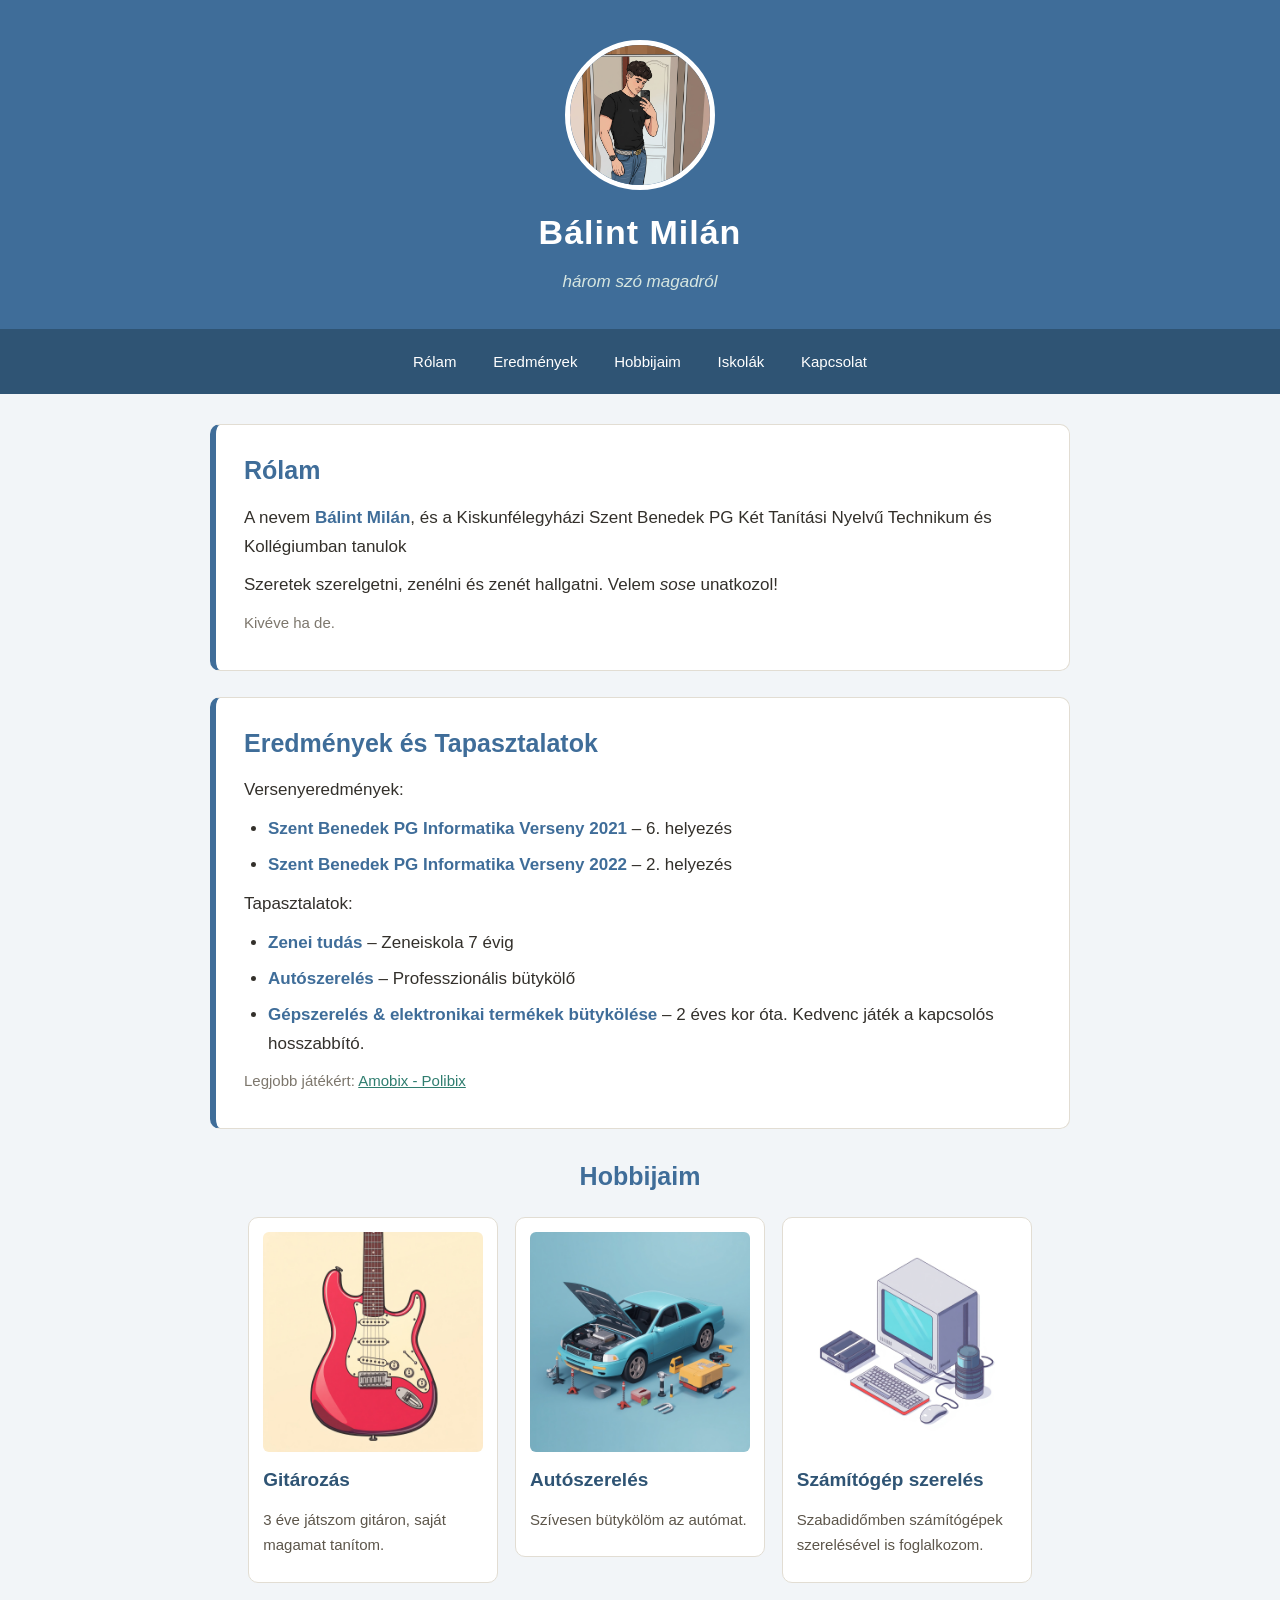
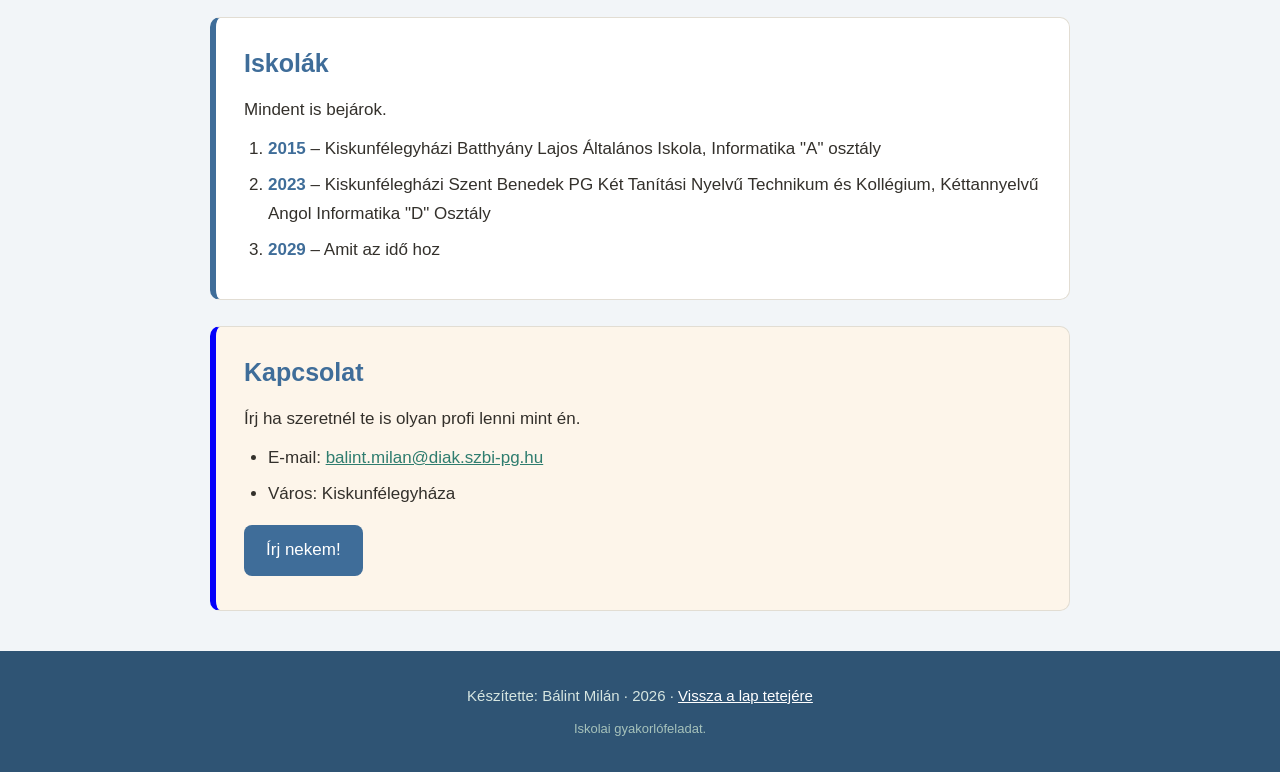
<file: BalintMilan_bemutatkozas/index.html>
<html lang="en">
<head>
    <meta charset="UTF-8">
    <meta name="viewport" content="width=device-width, initial-scale=1.0">
    <title>Bálint Milán - Bemutatkozás</title>
    <link rel="stylesheet" href="style.css">
</head>
<body>
    <div class="fejlec" id="tetejere">
  <img class="profilkep" src="kepek/profil.jpg" alt="Kiss Bence profilképe">
  <h1>Bálint Milán</h1>
  <p class="motto">három szó magadról</p>
</div>
<div class="menu">
  <a href="#rolam">Rólam</a>
  <a href="#tudas">Eredmények</a>
  <a href="#hobbi">Hobbijaim</a>
  <a href="#utam">Iskolák</a>
  <a href="#kapcsolat">Kapcsolat</a>
</div>
<div class="tartalom">

      <div class="doboz" id="rolam">
      <h2>Rólam</h2>
      <p>
        
        A nevem <strong>Bálint Milán</strong>, és a Kiskunfélegyházi Szent Benedek PG Két Tanítási Nyelvű Technikum és Kollégiumban tanulok
      </p>
      <p>
        Szeretek szerelgetni, zenélni és zenét hallgatni.
        Velem <em>sose</em> unatkozol!
      </p>
      <p class="halvany">Kivéve ha de.</p>
      </div>

      <div class="doboz" id="tudas">
    <h2>Eredmények és Tapasztalatok</h2>
    <p>Versenyeredmények:</p>
    <ul class="lista">
      <li><strong>Szent Benedek PG Informatika Verseny 2021</strong> &ndash; 6. helyezés</li>
      <li><strong>Szent Benedek PG Informatika Verseny 2022</strong> &ndash; 2. helyezés</li>
    </ul>
    <p>Tapasztalatok:</p>
    <ul class="lista">
      <li><strong>Zenei tudás</strong> &ndash; Zeneiskola 7 évig</li>
      <li><strong>Autószerelés</strong> &ndash; Professzionális bütykölő</li>
      <li><strong>Gépszerelés & elektronikai termékek bütykölése</strong> &ndash; 2 éves kor óta. Kedvenc játék a kapcsolós hosszabbító.</li>
    </ul>
    <p class="halvany">
      Legjobb játékért:
      <a href="https://milan0419.github.io/tictactoehtml/" target="_blank">Amobix - Polibix</a>
    </p>
    </div>
  <h2 class="kozepre" id="hobbi">Hobbijaim</h2>

  <div class="kartyak">

    <div class="kartya">
      <img src="kepek/hobbi-1.jpg" alt="GITÁR">
      <h3>Gitározás</h3>
      <p>3 éve játszom gitáron, saját magamat tanítom.</p>
    </div>

    <div class="kartya">
      <img src="kepek/hobbi-2.jpg" alt="AUTÓ">
      <h3>Autószerelés</h3>
      <p>Szívesen bütykölöm az autómat.</p>
    </div>
    <div class="kartya">
      <img src="kepek/hobbi-3.jpg" alt="SZÁMÍTÓGÉP">
      <h3>Számítógép szerelés</h3>
      <p>Szabadidőmben számítógépek szerelésével is foglalkozom.</p>
    </div>
  </div>
  <div class="doboz" id="utam">
  <h2>Iskolák</h2>
  <p>Mindent is bejárok.</p>
  <ol class="lista">
    <li><strong>2015</strong> &ndash; Kiskunfélegyházi Batthyány Lajos Általános Iskola, Informatika "A" osztály</li>
    <li><strong>2023</strong> &ndash; Kiskunfélegházi
Szent Benedek PG
Két Tanítási Nyelvű Technikum
és Kollégium, Kéttannyelvű Angol Informatika "D" Osztály</li>
    <li><strong>2029 </strong> &ndash; Amit az idő hoz </li>
  </ol>
</div>

  <div class="doboz kiemelt" id="kapcsolat">
    <h2>Kapcsolat</h2>
    <p>Írj ha szeretnél te is olyan profi lenni mint én.</p>
    <ul class="lista">
      <li>E-mail:
        <a href="mailto:balint.milan@diak.szbi-pg.hu">balint.milan@diak.szbi-pg.hu</a>
      </li>
      <li>Város: Kiskunfélegyháza</li>
    </ul>
    <p>
      <a class="gomb" href="mailto:balint.milan@diak.szbi-pg.hu">Írj nekem!</a>
    </p>
  </div>
</div>
<div class="lablec">
  <p>
    Készítette: Bálint Milán &middot; 2026 &middot;
    <a href="#tetejere">Vissza a lap tetejére</a>
  </p>
  <p class="apro">Iskolai gyakorlófeladat.</p>
</div>
</div>

</body>
</html>
</file>
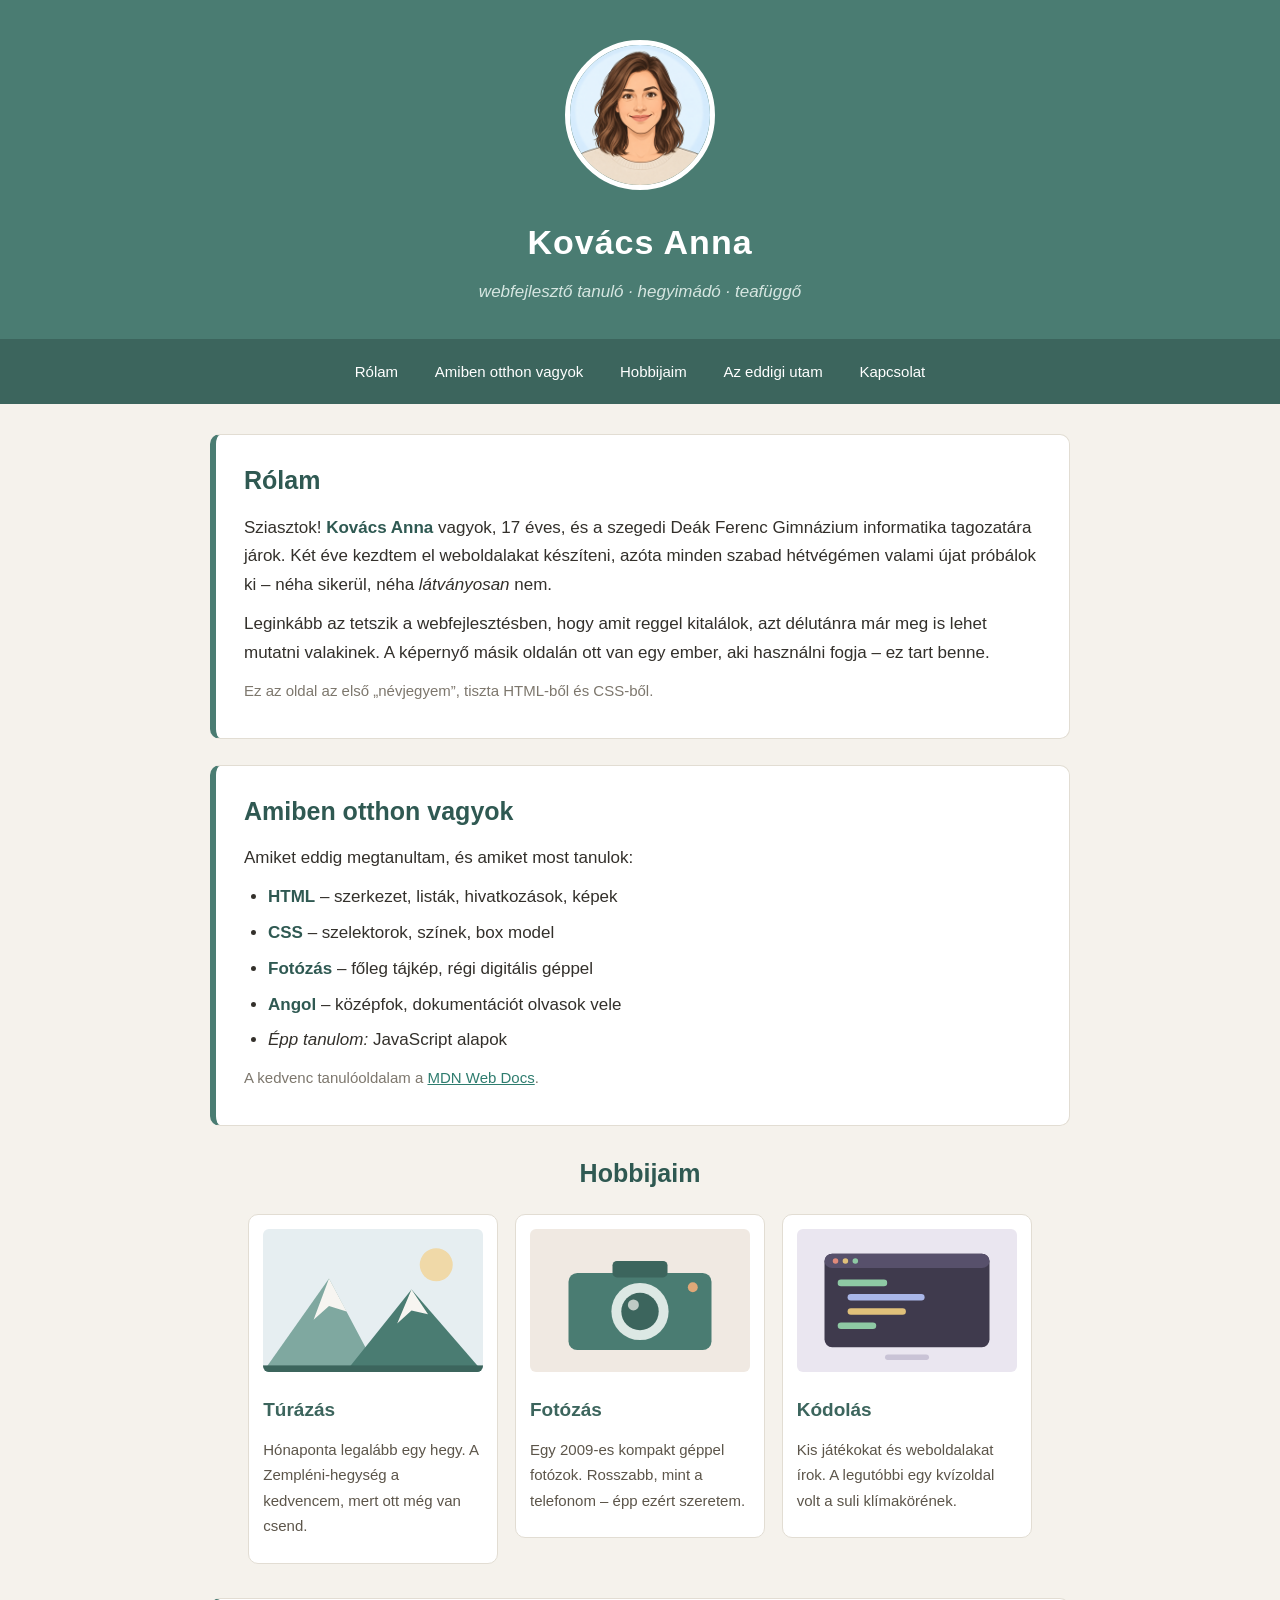
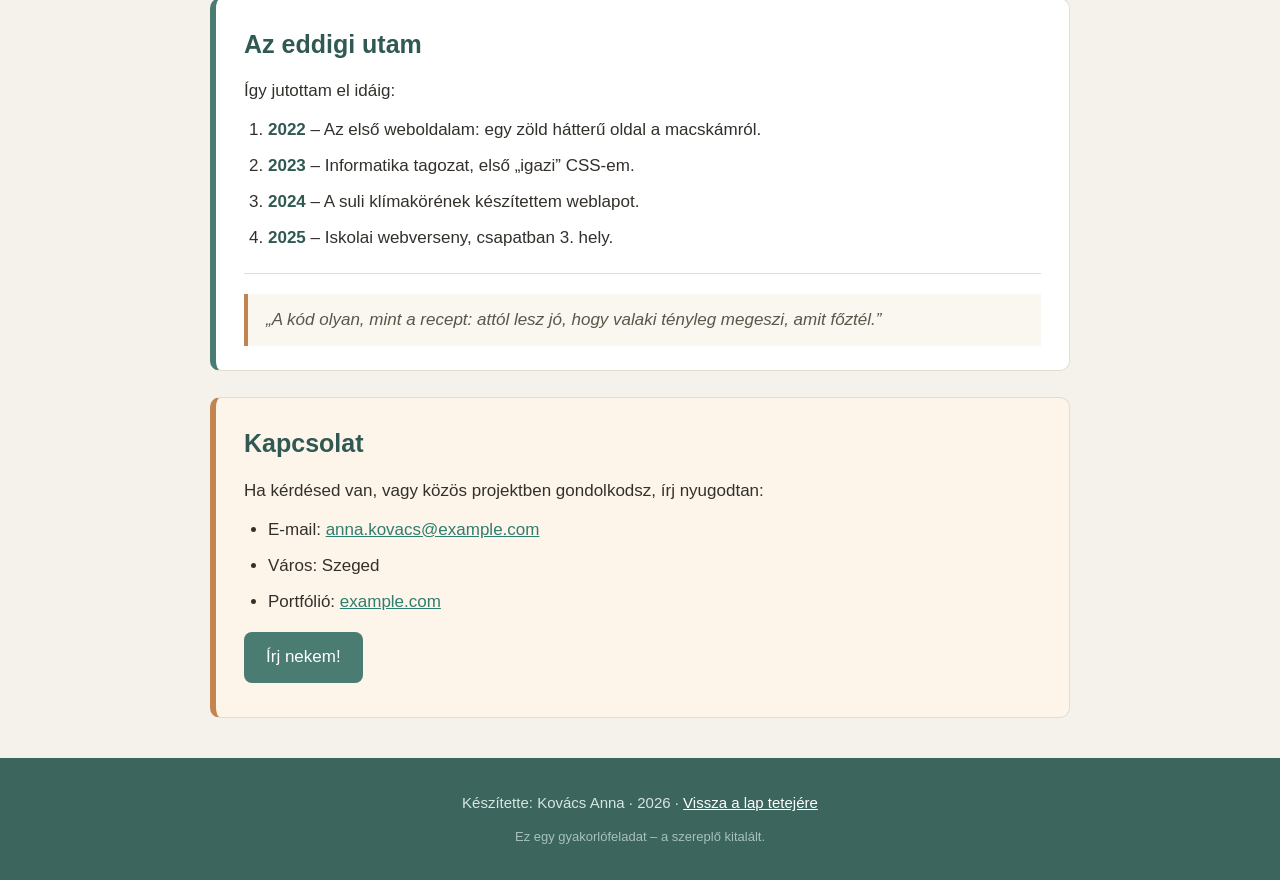
<file: ismetles/bemutatkozas/index.html>
<!DOCTYPE html>
<html lang="hu">
<head>
  <meta charset="UTF-8">
  <meta name="viewport" content="width=device-width, initial-scale=1.0">
  <title>Kovács Anna – bemutatkozás</title>
  <link rel="stylesheet" href="style.css">
</head>
<body>

  <!-- ===== FEJLÉC ===== -->
  <div class="fejlec" id="tetejere">
    <img class="profilkep" src="kepek/profil-noi.png" alt="Kovács Anna profilképe">
    <h1>Kovács Anna</h1>
    <p class="motto">webfejlesztő tanuló &middot; hegyimádó &middot; teafüggő</p>
  </div>

  <!-- ===== MENÜ ===== -->
  <div class="menu">
    <a href="#rolam">Rólam</a>
    <a href="#tudas">Amiben otthon vagyok</a>
    <a href="#hobbi">Hobbijaim</a>
    <a href="#utam">Az eddigi utam</a>
    <a href="#kapcsolat">Kapcsolat</a>
  </div>

  <!-- ===== TARTALOM ===== -->
  <div class="tartalom">

    <div class="doboz" id="rolam">
      <h2>Rólam</h2>
      <p>
        Sziasztok! <strong>Kovács Anna</strong> vagyok, 17 éves, és a szegedi
        Deák Ferenc Gimnázium informatika tagozatára járok. Két éve kezdtem el
        weboldalakat készíteni, azóta minden szabad hétvégémen valami újat
        próbálok ki &ndash; néha sikerül, néha <em>látványosan</em> nem.
      </p>
      <p>
        Leginkább az tetszik a webfejlesztésben, hogy amit reggel kitalálok,
        azt délutánra már meg is lehet mutatni valakinek. A képernyő másik
        oldalán ott van egy ember, aki használni fogja &ndash; ez tart benne.
      </p>
      <p class="halvany">
        Ez az oldal az első &bdquo;névjegyem&rdquo;, tiszta HTML-ből és CSS-ből.
      </p>
    </div>

    <div class="doboz" id="tudas">
      <h2>Amiben otthon vagyok</h2>
      <p>Amiket eddig megtanultam, és amiket most tanulok:</p>
      <ul class="lista">
        <li><strong>HTML</strong> &ndash; szerkezet, listák, hivatkozások, képek</li>
        <li><strong>CSS</strong> &ndash; szelektorok, színek, box model</li>
        <li><strong>Fotózás</strong> &ndash; főleg tájkép, régi digitális géppel</li>
        <li><strong>Angol</strong> &ndash; középfok, dokumentációt olvasok vele</li>
        <li><em>Épp tanulom:</em> JavaScript alapok</li>
      </ul>
      <p class="halvany">
        A kedvenc tanulóoldalam a
        <a href="https://developer.mozilla.org/hu/" target="_blank">MDN Web Docs</a>.
      </p>
    </div>

    <!-- Képkártyák: három egymás melletti doboz -->
    <h2 class="kozepre" id="hobbi">Hobbijaim</h2>
    <div class="kartyak">

      <div class="kartya">
        <img src="kepek/hobbi-turazas.svg" alt="Rajzolt hegyek napsütésben">
        <h3>Túrázás</h3>
        <p>Hónaponta legalább egy hegy. A Zempléni-hegység a kedvencem, mert ott még van csend.</p>
      </div>

      <div class="kartya">
        <img src="kepek/hobbi-fotozas.svg" alt="Rajzolt fényképezőgép">
        <h3>Fotózás</h3>
        <p>Egy 2009-es kompakt géppel fotózok. Rosszabb, mint a telefonom &ndash; épp ezért szeretem.</p>
      </div>

      <div class="kartya">
        <img src="kepek/hobbi-kodolas.svg" alt="Rajzolt kódszerkesztő ablak">
        <h3>Kódolás</h3>
        <p>Kis játékokat és weboldalakat írok. A legutóbbi egy kvízoldal volt a suli klímakörének.</p>
      </div>

    </div>

    <div class="doboz" id="utam">
      <h2>Az eddigi utam</h2>
      <p>Így jutottam el idáig:</p>
      <ol class="lista">
        <li><strong>2022</strong> &ndash; Az első weboldalam: egy zöld hátterű oldal a macskámról.</li>
        <li><strong>2023</strong> &ndash; Informatika tagozat, első &bdquo;igazi&rdquo; CSS-em.</li>
        <li><strong>2024</strong> &ndash; A suli klímakörének készítettem weblapot.</li>
        <li><strong>2025</strong> &ndash; Iskolai webverseny, csapatban 3. hely.</li>
      </ol>
      <hr>
      <p class="idezet">
        &bdquo;A kód olyan, mint a recept: attól lesz jó, hogy valaki tényleg megeszi, amit főztél.&rdquo;
      </p>
    </div>

    <div class="doboz kiemelt" id="kapcsolat">
      <h2>Kapcsolat</h2>
      <p>Ha kérdésed van, vagy közös projektben gondolkodsz, írj nyugodtan:</p>
      <ul class="lista">
        <li>E-mail: <a href="mailto:anna.kovacs@example.com">anna.kovacs@example.com</a></li>
        <li>Város: Szeged</li>
        <li>Portfólió: <a href="https://example.com" target="_blank">example.com</a></li>
      </ul>
      <p>
        <a class="gomb" href="mailto:anna.kovacs@example.com">Írj nekem!</a>
      </p>
    </div>

  </div>

  <!-- ===== LÁBLÉC ===== -->
  <div class="lablec">
    <p>
      Készítette: Kovács Anna &middot; 2026 &middot;
      <a href="#tetejere">Vissza a lap tetejére</a>
    </p>
    <p class="apro">Ez egy gyakorlófeladat &ndash; a szereplő kitalált.</p>
  </div>

</body>
</html>
</file>
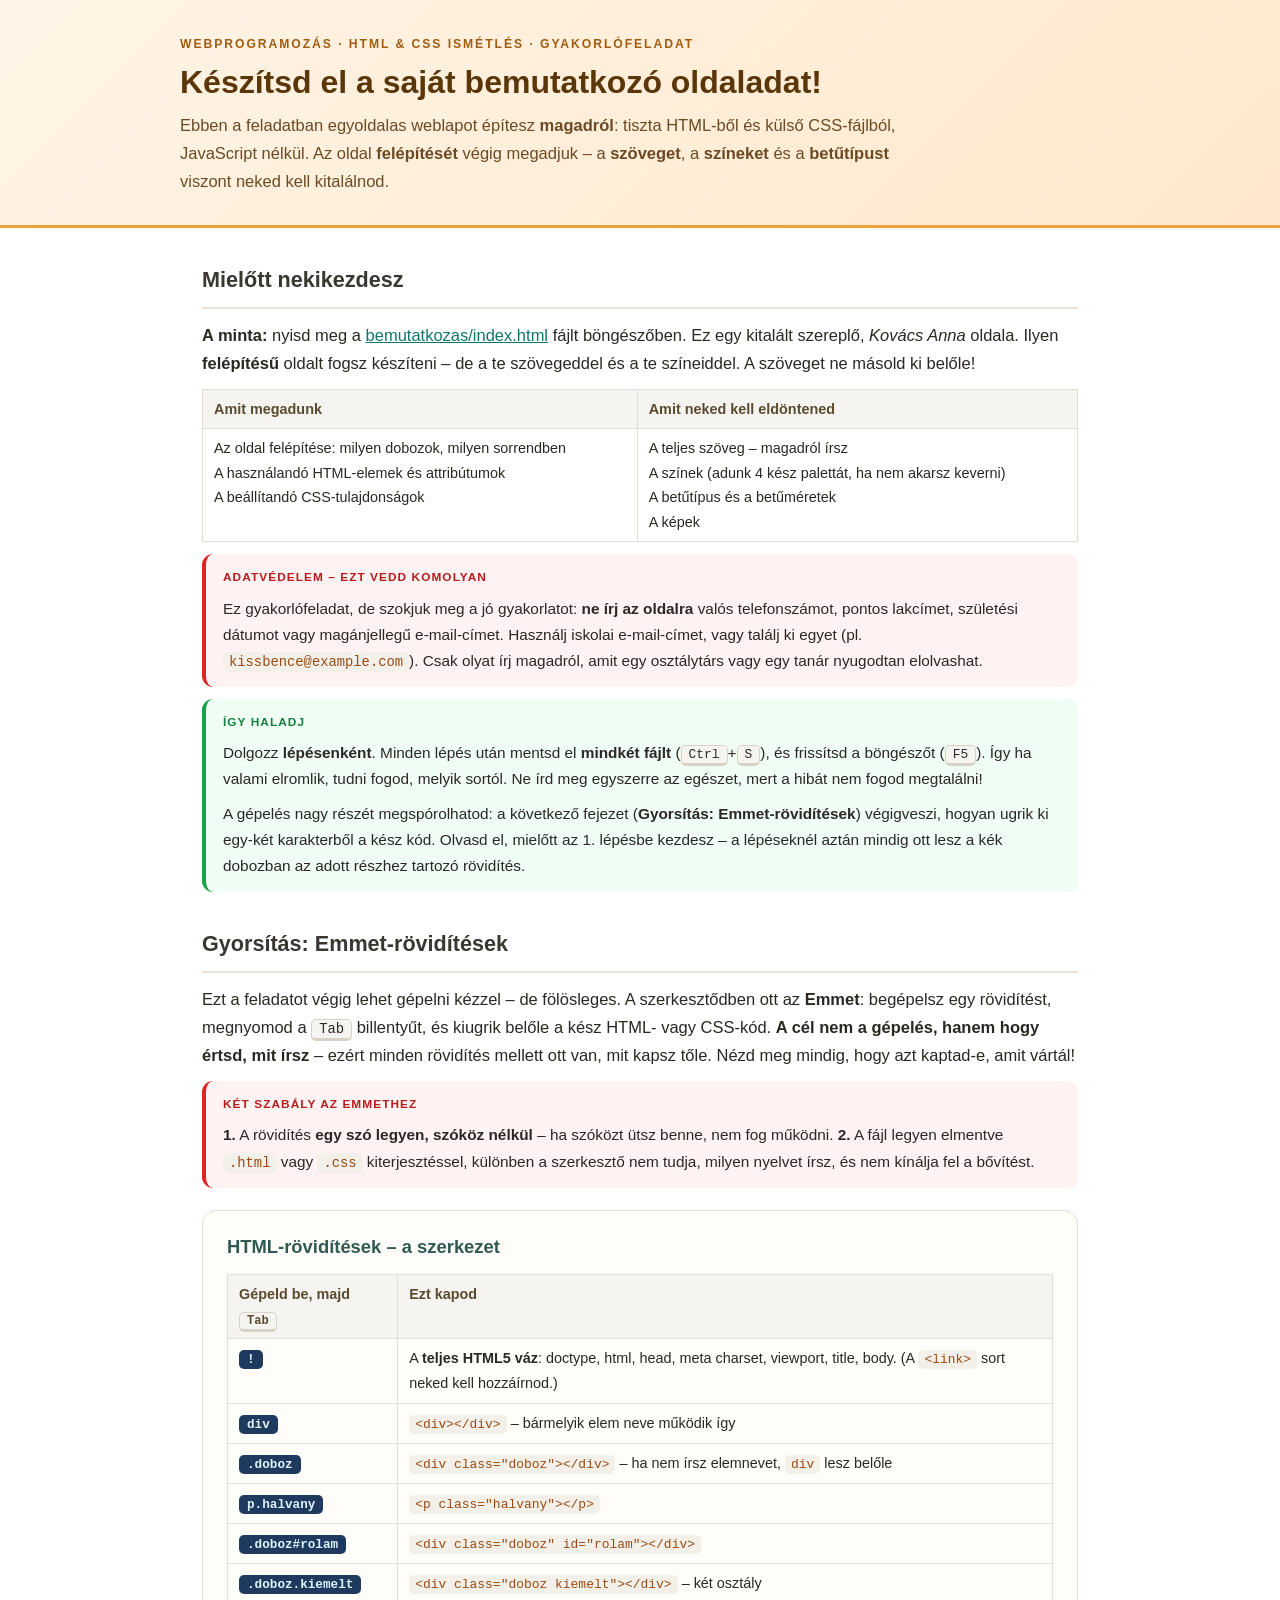
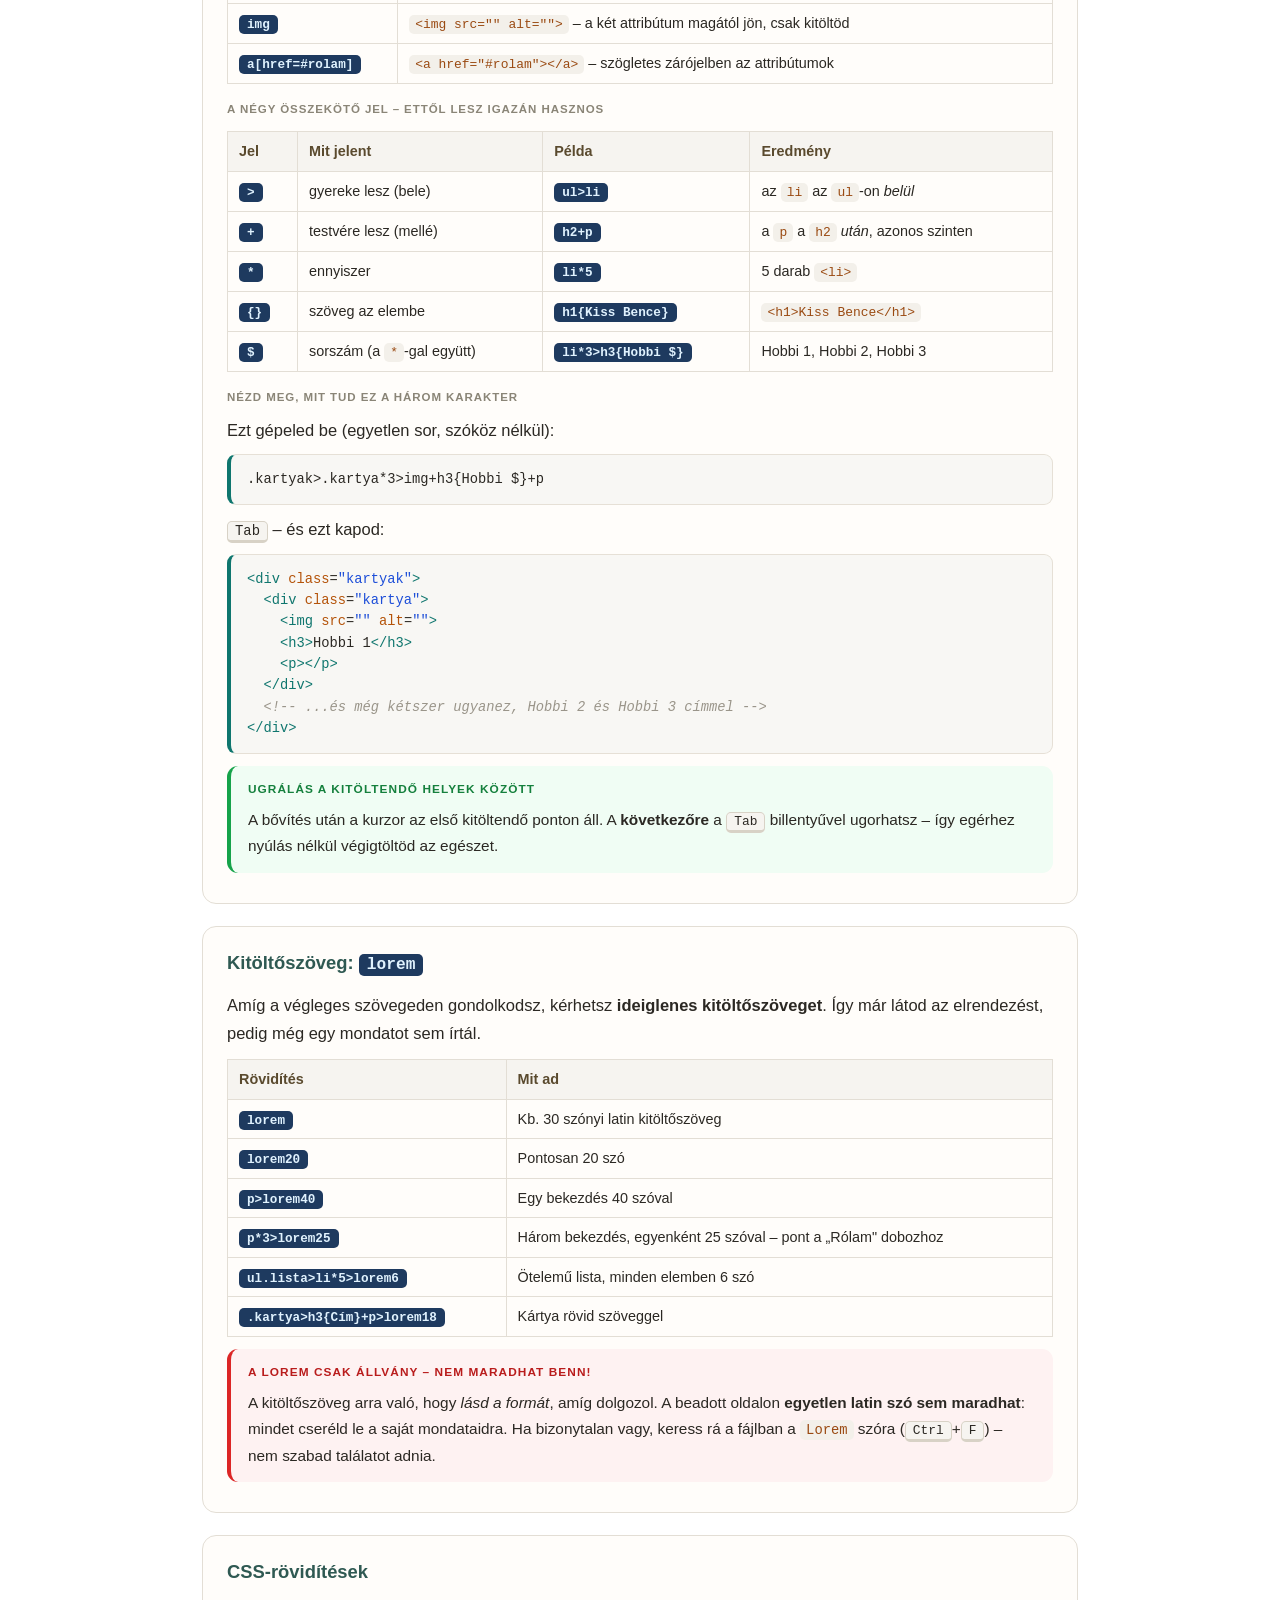
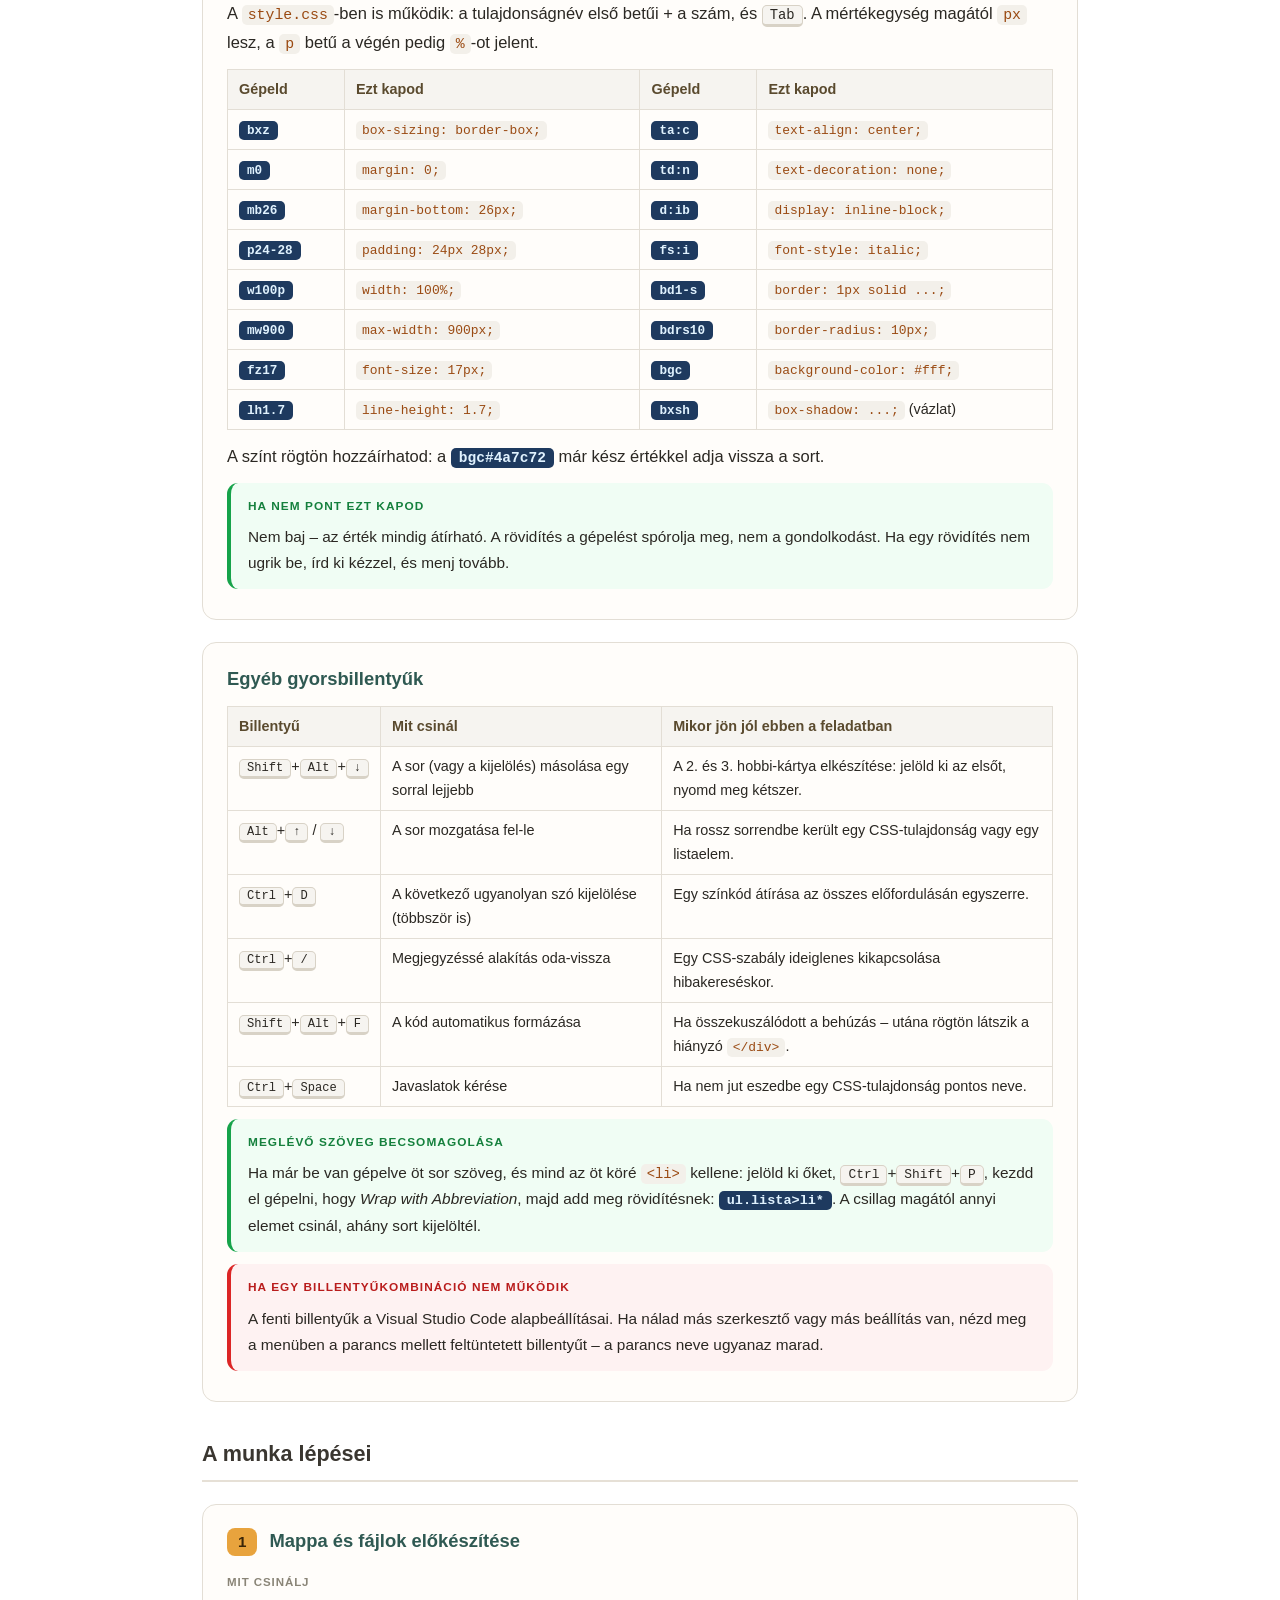
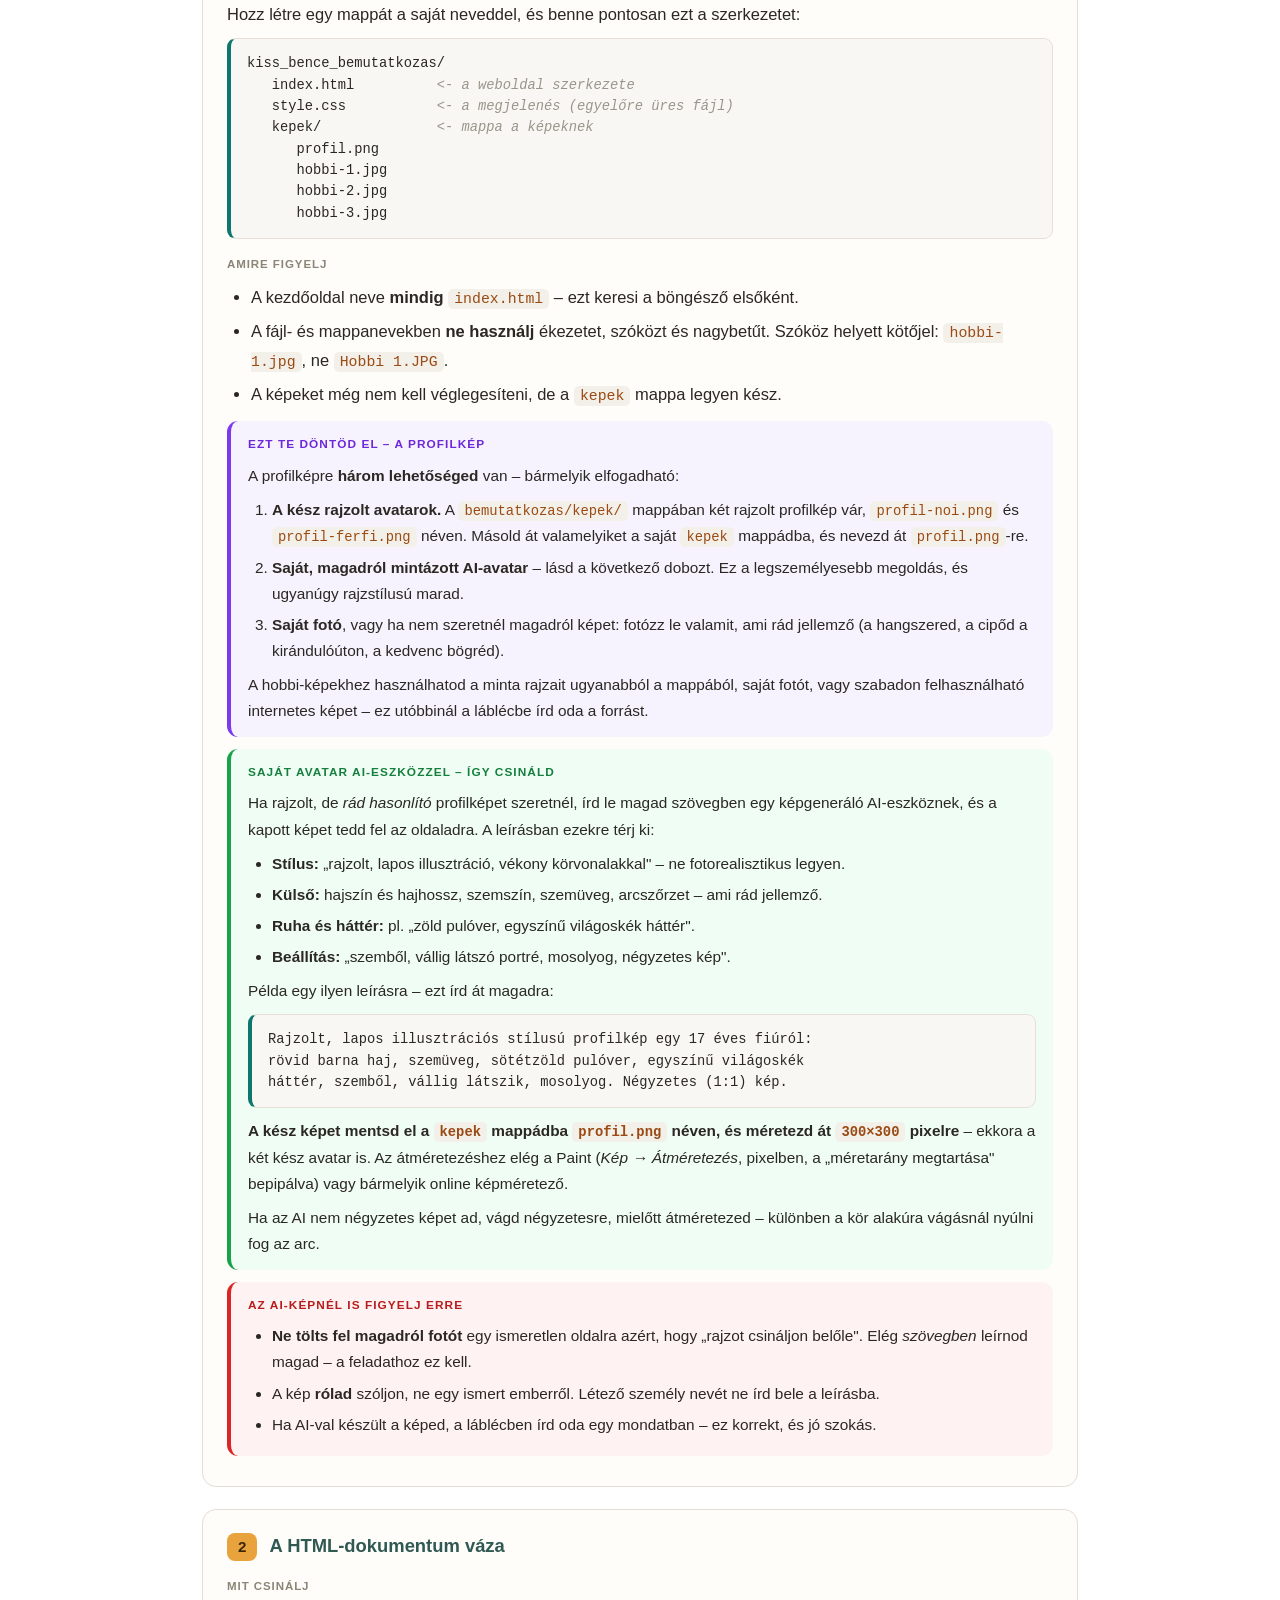
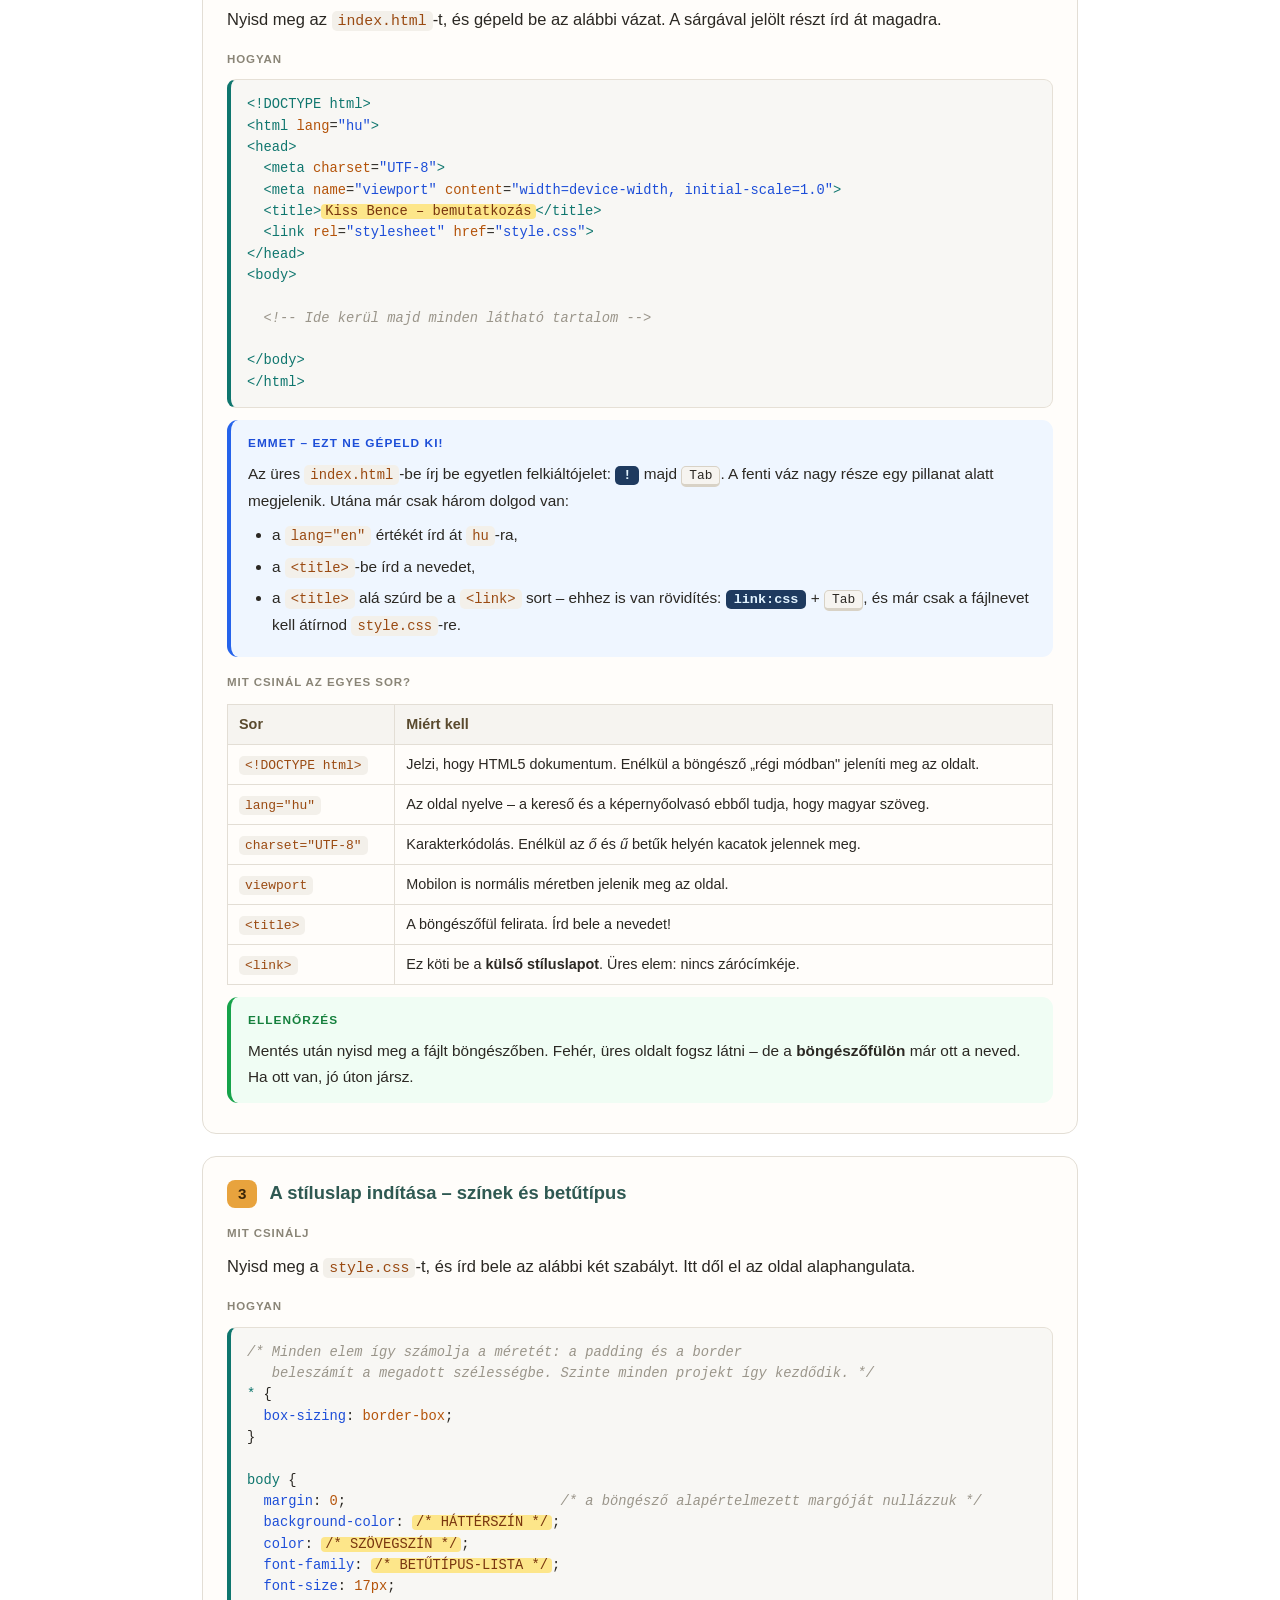
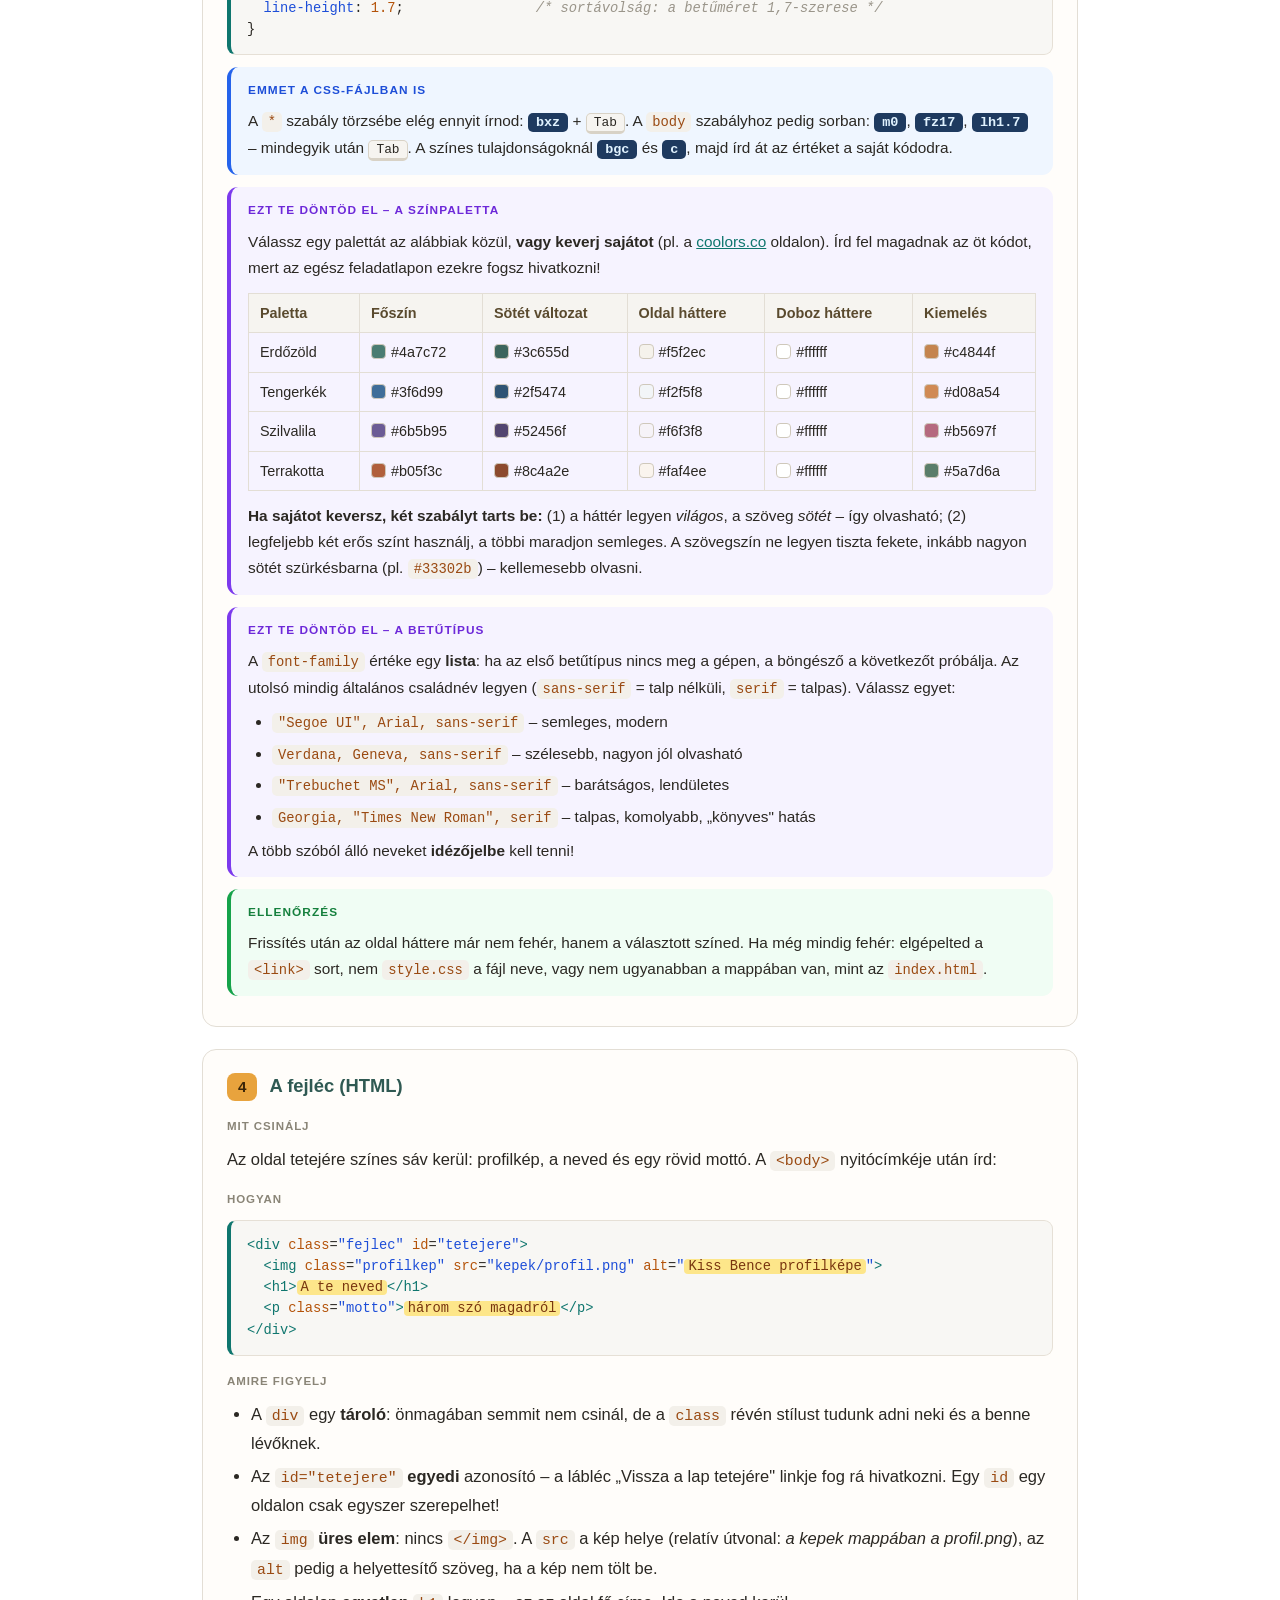
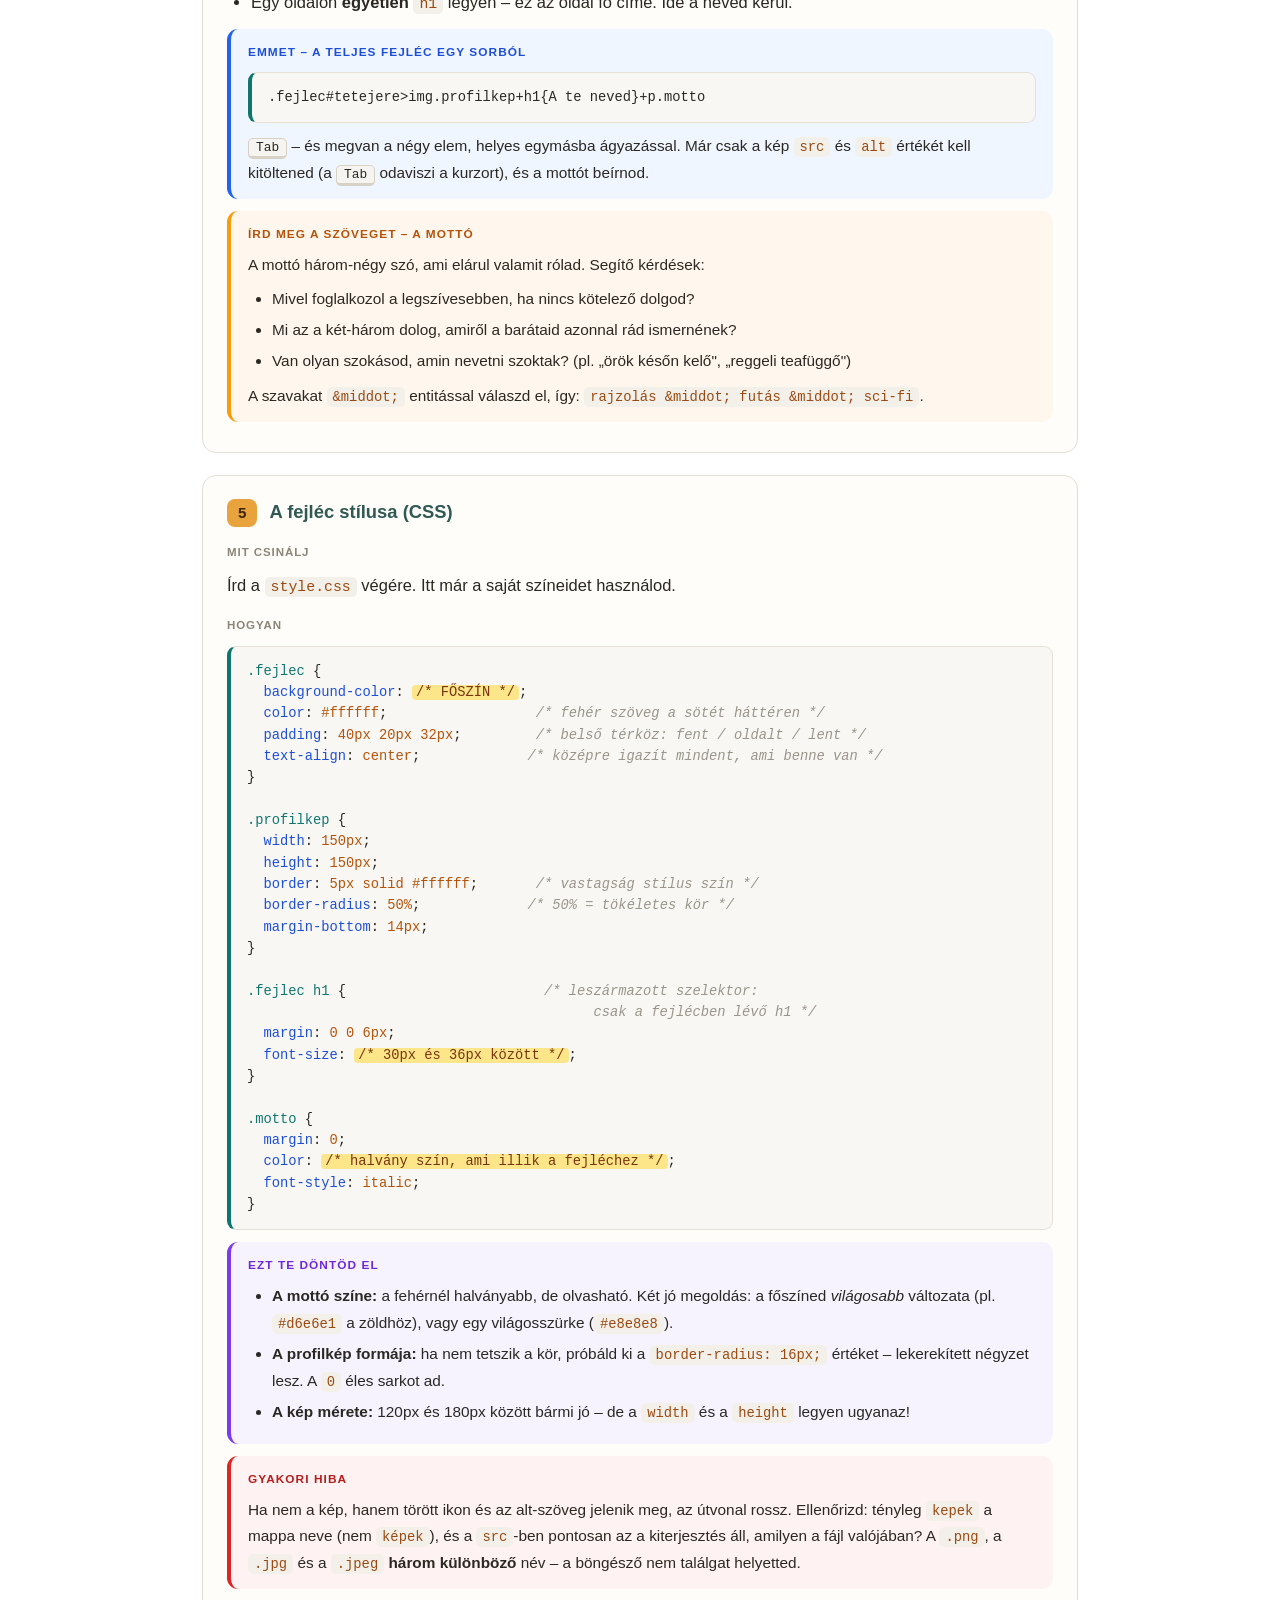
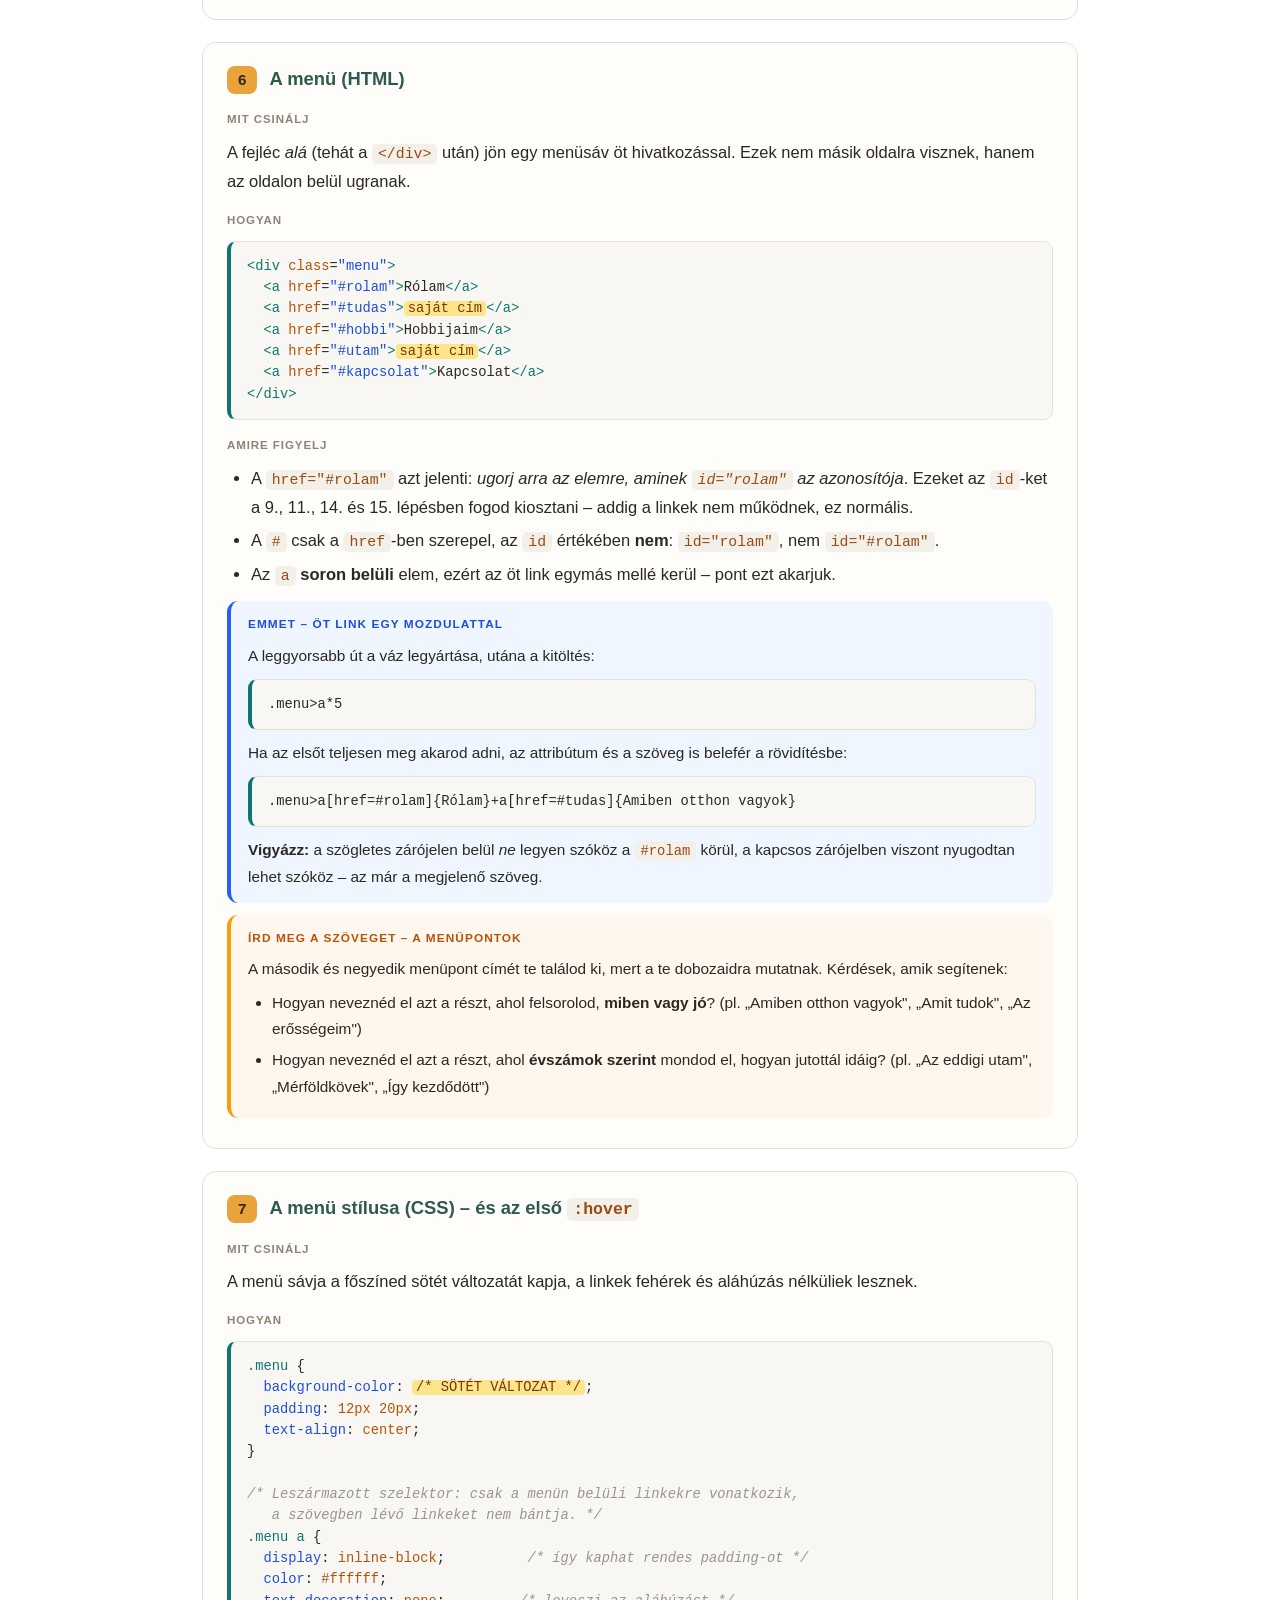
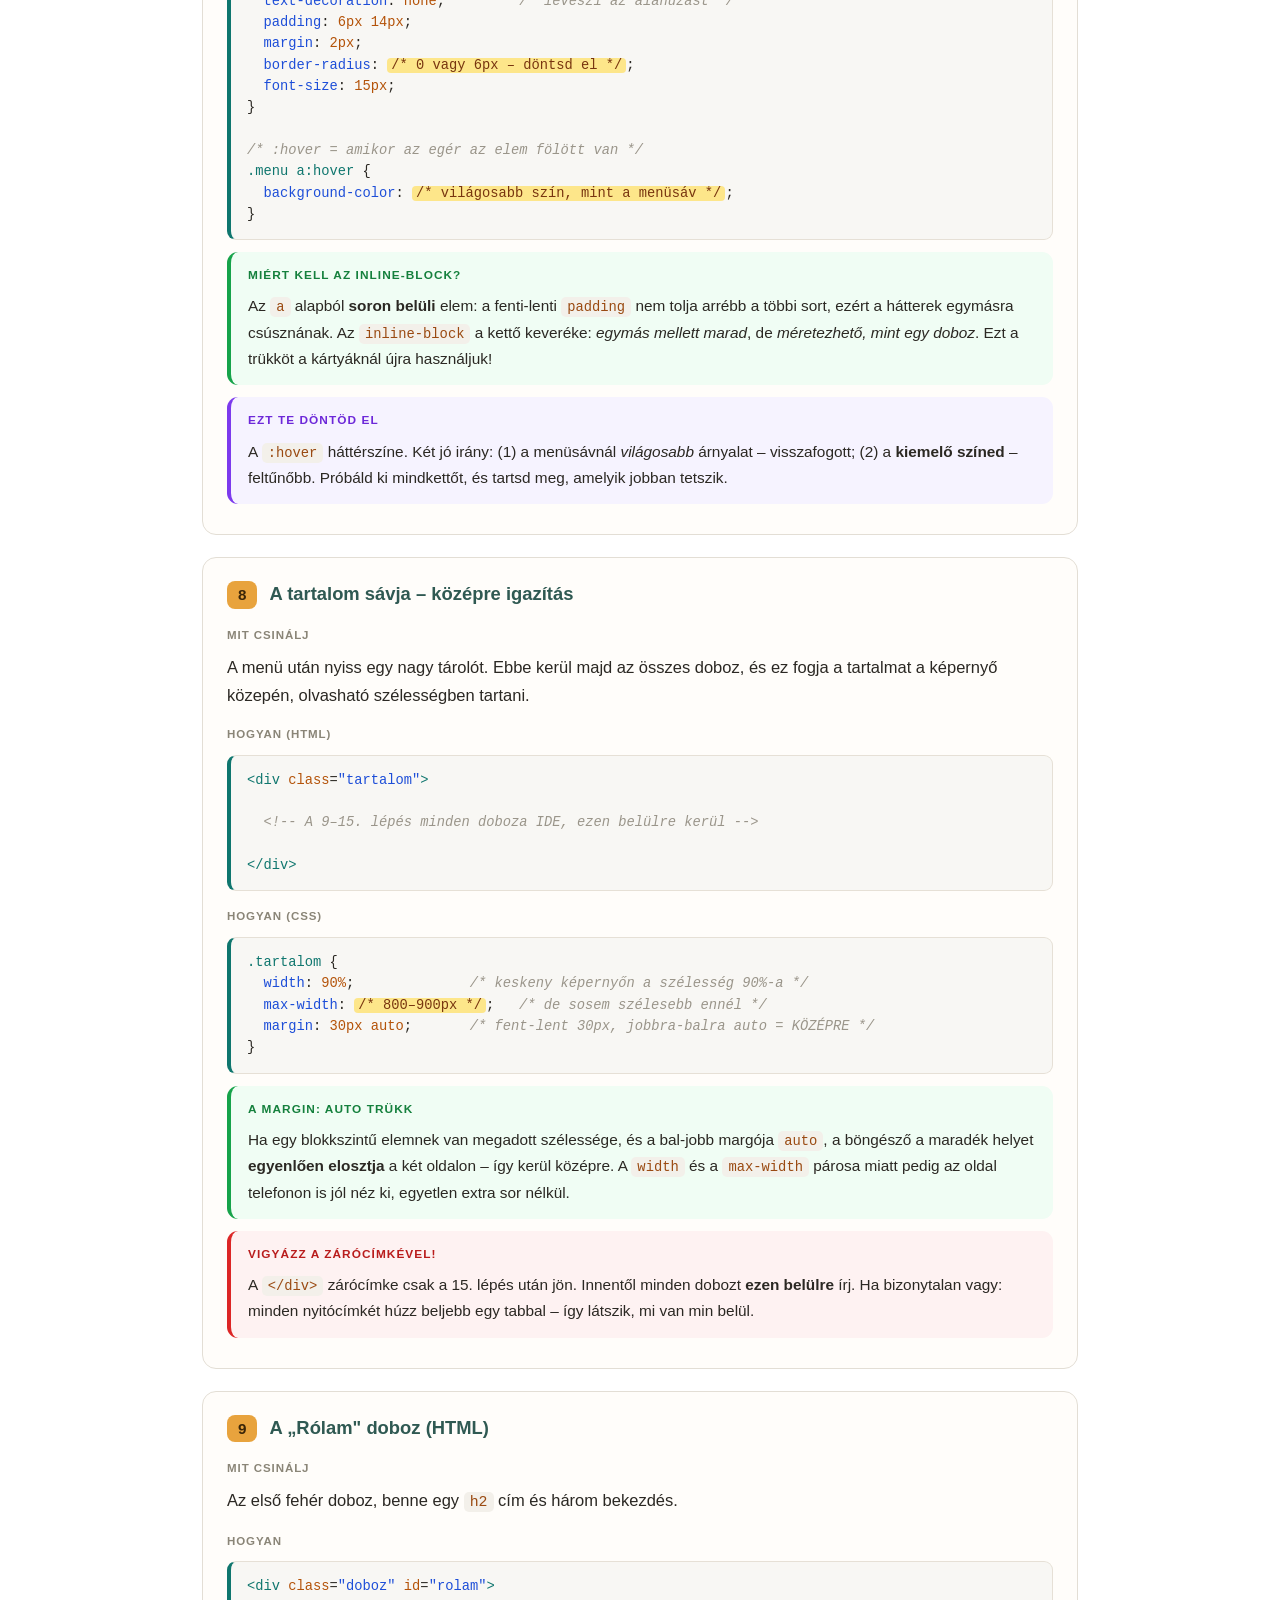
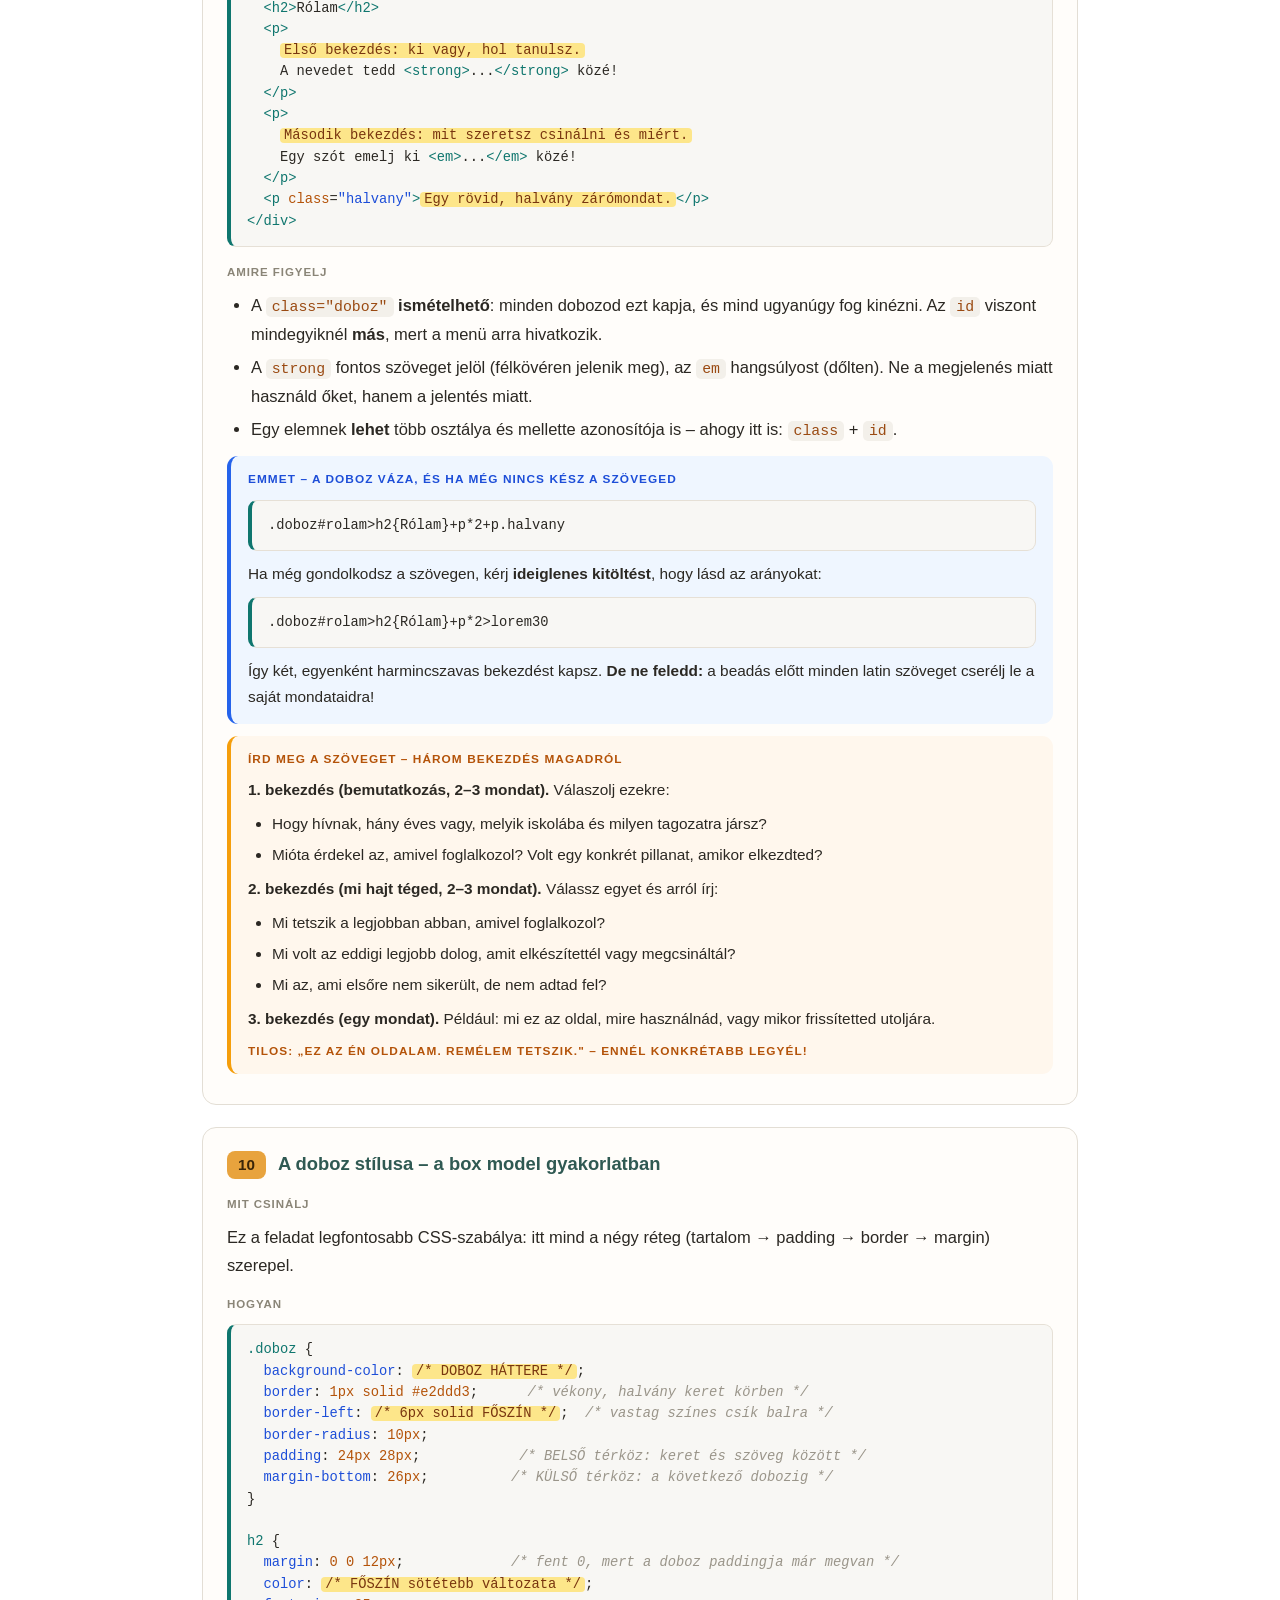
<file: ismetles/01-feladatlap-bemutatkozo-oldal.html>
<!DOCTYPE html>
<html lang="hu">
<head>
<meta charset="UTF-8">
<meta name="viewport" content="width=device-width, initial-scale=1.0">
<title>Feladatlap: Bemutatkozó weboldal | HTML–CSS ismétlés</title>
<style>
  *{box-sizing:border-box;}
  body{
    margin:0; background:#ffffff; color:#2b2823;
    font-family:"Segoe UI",Roboto,Helvetica,Arial,sans-serif;
    font-size:16.5px; line-height:1.7;
  }
  .wrap{max-width:920px; margin:0 auto; padding:0 22px 80px;}
  .hero{background:linear-gradient(135deg,#fff4e6 0%,#ffe8cc 100%); border-bottom:3px solid #e8a33d; padding:34px 22px 30px; margin-bottom:10px;}
  .hero .inner{max-width:920px; margin:0 auto;}
  .hero .kicker{text-transform:uppercase; letter-spacing:.16em; font-size:.76rem; color:#a15c11; font-weight:700; margin:0 0 8px;}
  .hero h1{margin:0 0 10px; font-size:2rem; line-height:1.2; color:#5a3608;}
  .hero p{margin:8px 0 0; max-width:720px; color:#6b4a24;}
  h2.blokk{font-size:1.35rem; margin:34px 0 12px; padding-bottom:8px; border-bottom:2px solid #e6e0d6; color:#3a3630;}
  .lepes{border:1px solid #e3ded5; border-radius:14px; padding:20px 24px 18px; margin:22px 0; background:#fffdfa; page-break-inside:avoid;}
  .lepes > h3{margin:0 0 12px; font-size:1.15rem; color:#2f5952;}
  .lepes > h3 .num{display:inline-block; background:#e8a33d; color:#3a2508; border-radius:8px; padding:1px 11px; font-size:.95rem; font-weight:800; margin-right:12px;}
  .cim{display:block; text-transform:uppercase; letter-spacing:.08em; font-size:.72rem; font-weight:800; margin:16px 0 4px; color:#8a8577;}
  p{margin:8px 0;}
  ul,ol{margin:8px 0; padding-left:24px;}
  li{margin:5px 0;}
  code{background:#f3f0ea; color:#9a4a12; padding:2px 6px; border-radius:5px; font-family:"Consolas","Courier New",monospace; font-size:.9em;}
  pre{background:#f8f7f4; border:1px solid #e6e0d6; border-left:4px solid #0f766e; border-radius:9px; padding:14px 16px; overflow-x:auto; margin:10px 0; font-family:"Consolas","Courier New",monospace; font-size:.86rem; line-height:1.55; white-space:pre; color:#2b2823;}
  pre .tag{color:#0f766e;} pre .att{color:#b45309;} pre .str{color:#1d4ed8;}
  pre .com{color:#9a958a; font-style:italic;} pre .sel{color:#0f766e;} pre .prop{color:#1d4ed8;} pre .val{color:#b45309;}
  pre .hiany{background:#fde68a; color:#78350f; border-radius:4px; padding:0 4px;}
  .box{border-radius:11px; padding:13px 17px; margin:12px 0; border-left:4px solid; font-size:.96rem;}
  .box p:first-child{margin-top:0;} .box p:last-child{margin-bottom:0;} .box ul{margin-bottom:0;}
  .box .lbl{display:block; font-weight:800; font-size:.74rem; letter-spacing:.09em; text-transform:uppercase; margin-bottom:5px;}
  .kerdes{background:#fff7ed; border-color:#f59e0b;} .kerdes .lbl{color:#b45309;}
  .valaszd{background:#f6f3ff; border-color:#7c3aed;} .valaszd .lbl{color:#6d28d9;}
  .tipp{background:#f0fdf4; border-color:#16a34a;} .tipp .lbl{color:#15803d;}
  .emmet{background:#eff6ff; border-color:#2563eb;} .emmet .lbl{color:#1d4ed8;}
  .rov{background:#1e3a5f; color:#e0f2fe; padding:2px 8px; border-radius:5px; font-family:"Consolas","Courier New",monospace; font-size:.88em; font-weight:600; white-space:nowrap;}
  kbd{background:#f6f4f0; border:1px solid #d8d2c6; border-bottom-width:3px; border-radius:5px; padding:1px 7px; font-family:"Consolas",monospace; font-size:.84em;}
  .figyelem{background:#fef2f2; border-color:#dc2626;} .figyelem .lbl{color:#b91c1c;}
  table{border-collapse:collapse; width:100%; margin:12px 0; font-size:.9rem;}
  th,td{border:1px solid #e3ded5; padding:7px 11px; text-align:left; vertical-align:top;}
  th{background:#f6f4f0; color:#5a4a2e;}
  .sw{display:inline-block; width:15px; height:15px; border-radius:4px; border:1px solid #cfc8bb; vertical-align:-2px; margin-right:5px;}
  .check{list-style:none; padding-left:2px;}
  .check li{margin:7px 0;}
  .check li::before{content:"\2610"; font-size:1.15em; margin-right:9px; color:#8a8577;}
  .lablec{margin-top:50px; padding-top:16px; border-top:1px solid #e6e0d6; color:#8a8577; font-size:.88rem; text-align:center;}
  a{color:#0f766e;}
  @media print{
    body{font-size:11.5pt;} .hero{background:#fff4e6;} .wrap{padding-bottom:0;}
    .lepes,.box,pre,table{page-break-inside:avoid;}
  }
</style>
</head>
<body>

<div class="hero">
  <div class="inner">
    <p class="kicker">Webprogramozás &middot; HTML &amp; CSS ismétlés &middot; gyakorlófeladat</p>
    <h1>Készítsd el a saját bemutatkozó oldaladat!</h1>
    <p>Ebben a feladatban egyoldalas weblapot építesz <strong>magadról</strong>: tiszta HTML-ből és külső CSS-fájlból, JavaScript nélkül. Az oldal <strong>felépítését</strong> végig megadjuk &ndash; a <strong>szöveget</strong>, a <strong>színeket</strong> és a <strong>betűtípust</strong> viszont neked kell kitalálnod.</p>
  </div>
</div>

<div class="wrap">

<h2 class="blokk">Mielőtt nekikezdesz</h2>

<p><strong>A minta:</strong> nyisd meg a <a href="bemutatkozas/index.html">bemutatkozas/index.html</a> fájlt böngészőben. Ez egy kitalált szereplő, <em>Kovács Anna</em> oldala. Ilyen <strong>felépítésű</strong> oldalt fogsz készíteni &ndash; de a te szövegeddel és a te színeiddel. A szöveget ne másold ki belőle!</p>

<table>
  <tr><th>Amit megadunk</th><th>Amit neked kell eldöntened</th></tr>
  <tr>
    <td>Az oldal felépítése: milyen dobozok, milyen sorrendben<br>A használandó HTML-elemek és attribútumok<br>A beállítandó CSS-tulajdonságok</td>
    <td>A teljes szöveg &ndash; magadról írsz<br>A színek (adunk 4 kész palettát, ha nem akarsz keverni)<br>A betűtípus és a betűméretek<br>A képek</td>
  </tr>
</table>

<div class="box figyelem">
  <span class="lbl">Adatvédelem &ndash; ezt vedd komolyan</span>
  <p>Ez gyakorlófeladat, de szokjuk meg a jó gyakorlatot: <strong>ne írj az oldalra</strong> valós telefonszámot, pontos lakcímet, születési dátumot vagy magánjellegű e-mail-címet. Használj iskolai e-mail-címet, vagy találj ki egyet (pl. <code>kissbence@example.com</code>). Csak olyat írj magadról, amit egy osztálytárs vagy egy tanár nyugodtan elolvashat.</p>
</div>

<div class="box tipp">
  <span class="lbl">Így haladj</span>
  <p>Dolgozz <strong>lépésenként</strong>. Minden lépés után mentsd el <strong>mindkét fájlt</strong> (<kbd>Ctrl</kbd>+<kbd>S</kbd>), és frissítsd a böngészőt (<kbd>F5</kbd>). Így ha valami elromlik, tudni fogod, melyik sortól. Ne írd meg egyszerre az egészet, mert a hibát nem fogod megtalálni!</p>
  <p>A gépelés nagy részét megspórolhatod: a következő fejezet (<strong>Gyorsítás: Emmet-rövidítések</strong>) végigveszi, hogyan ugrik ki egy-két karakterből a kész kód. Olvasd el, mielőtt az 1. lépésbe kezdesz &ndash; a lépéseknél aztán mindig ott lesz a kék dobozban az adott részhez tartozó rövidítés.</p>
</div>

<h2 class="blokk">Gyorsítás: Emmet-rövidítések</h2>

<p>Ezt a feladatot végig lehet gépelni kézzel &ndash; de fölösleges. A szerkesztődben ott az <strong>Emmet</strong>: begépelsz egy rövidítést, megnyomod a <kbd>Tab</kbd> billentyűt, és kiugrik belőle a kész HTML- vagy CSS-kód. <strong>A cél nem a gépelés, hanem hogy értsd, mit írsz</strong> &ndash; ezért minden rövidítés mellett ott van, mit kapsz tőle. Nézd meg mindig, hogy azt kaptad-e, amit vártál!</p>

<div class="box figyelem">
  <span class="lbl">Két szabály az Emmethez</span>
  <p><strong>1.</strong> A rövidítés <strong>egy szó legyen, szóköz nélkül</strong> &ndash; ha szóközt ütsz benne, nem fog működni. <strong>2.</strong> A fájl legyen elmentve <code>.html</code> vagy <code>.css</code> kiterjesztéssel, különben a szerkesztő nem tudja, milyen nyelvet írsz, és nem kínálja fel a bővítést.</p>
</div>

<div class="lepes">
  <h3>HTML-rövidítések &ndash; a szerkezet</h3>
  <table>
    <tr><th>Gépeld be, majd <kbd>Tab</kbd></th><th>Ezt kapod</th></tr>
    <tr><td><span class="rov">!</span></td><td>A <strong>teljes HTML5 váz</strong>: doctype, html, head, meta charset, viewport, title, body. (A <code>&lt;link&gt;</code> sort neked kell hozzáírnod.)</td></tr>
    <tr><td><span class="rov">div</span></td><td><code>&lt;div&gt;&lt;/div&gt;</code> &ndash; bármelyik elem neve működik így</td></tr>
    <tr><td><span class="rov">.doboz</span></td><td><code>&lt;div class="doboz"&gt;&lt;/div&gt;</code> &ndash; ha nem írsz elemnevet, <code>div</code> lesz belőle</td></tr>
    <tr><td><span class="rov">p.halvany</span></td><td><code>&lt;p class="halvany"&gt;&lt;/p&gt;</code></td></tr>
    <tr><td><span class="rov">.doboz#rolam</span></td><td><code>&lt;div class="doboz" id="rolam"&gt;&lt;/div&gt;</code></td></tr>
    <tr><td><span class="rov">.doboz.kiemelt</span></td><td><code>&lt;div class="doboz kiemelt"&gt;&lt;/div&gt;</code> &ndash; két osztály</td></tr>
    <tr><td><span class="rov">img</span></td><td><code>&lt;img src="" alt=""&gt;</code> &ndash; a két attribútum magától jön, csak kitöltöd</td></tr>
    <tr><td><span class="rov">a[href=#rolam]</span></td><td><code>&lt;a href="#rolam"&gt;&lt;/a&gt;</code> &ndash; szögletes zárójelben az attribútumok</td></tr>
  </table>

  <span class="cim">A négy összekötő jel &ndash; ettől lesz igazán hasznos</span>
  <table>
    <tr><th>Jel</th><th>Mit jelent</th><th>Példa</th><th>Eredmény</th></tr>
    <tr><td><span class="rov">&gt;</span></td><td>gyereke lesz (bele)</td><td><span class="rov">ul&gt;li</span></td><td>az <code>li</code> az <code>ul</code>-on <em>belül</em></td></tr>
    <tr><td><span class="rov">+</span></td><td>testvére lesz (mellé)</td><td><span class="rov">h2+p</span></td><td>a <code>p</code> a <code>h2</code> <em>után</em>, azonos szinten</td></tr>
    <tr><td><span class="rov">*</span></td><td>ennyiszer</td><td><span class="rov">li*5</span></td><td>5 darab <code>&lt;li&gt;</code></td></tr>
    <tr><td><span class="rov">{}</span></td><td>szöveg az elembe</td><td><span class="rov">h1{Kiss Bence}</span></td><td><code>&lt;h1&gt;Kiss Bence&lt;/h1&gt;</code></td></tr>
    <tr><td><span class="rov">$</span></td><td>sorszám (a <code>*</code>-gal együtt)</td><td><span class="rov">li*3&gt;h3{Hobbi $}</span></td><td>Hobbi 1, Hobbi 2, Hobbi 3</td></tr>
  </table>

  <span class="cim">Nézd meg, mit tud ez a három karakter</span>
  <p>Ezt gépeled be (egyetlen sor, szóköz nélkül):</p>
<pre>.kartyak&gt;.kartya*3&gt;img+h3{Hobbi $}+p</pre>
  <p><kbd>Tab</kbd> &ndash; és ezt kapod:</p>
<pre><span class="tag">&lt;div</span> <span class="att">class</span>=<span class="str">"kartyak"</span><span class="tag">&gt;</span>
  <span class="tag">&lt;div</span> <span class="att">class</span>=<span class="str">"kartya"</span><span class="tag">&gt;</span>
    <span class="tag">&lt;img</span> <span class="att">src</span>=<span class="str">""</span> <span class="att">alt</span>=<span class="str">""</span><span class="tag">&gt;</span>
    <span class="tag">&lt;h3&gt;</span>Hobbi 1<span class="tag">&lt;/h3&gt;</span>
    <span class="tag">&lt;p&gt;&lt;/p&gt;</span>
  <span class="tag">&lt;/div&gt;</span>
  <span class="com">&lt;!-- ...és még kétszer ugyanez, Hobbi 2 és Hobbi 3 címmel --&gt;</span>
<span class="tag">&lt;/div&gt;</span></pre>
  <div class="box tipp">
    <span class="lbl">Ugrálás a kitöltendő helyek között</span>
    <p>A bővítés után a kurzor az első kitöltendő ponton áll. A <strong>következőre</strong> a <kbd>Tab</kbd> billentyűvel ugorhatsz &ndash; így egérhez nyúlás nélkül végigtöltöd az egészet.</p>
  </div>
</div>

<div class="lepes">
  <h3>Kitöltőszöveg: <span class="rov">lorem</span></h3>
  <p>Amíg a végleges szövegeden gondolkodsz, kérhetsz <strong>ideiglenes kitöltőszöveget</strong>. Így már látod az elrendezést, pedig még egy mondatot sem írtál.</p>
  <table>
    <tr><th>Rövidítés</th><th>Mit ad</th></tr>
    <tr><td><span class="rov">lorem</span></td><td>Kb. 30 szónyi latin kitöltőszöveg</td></tr>
    <tr><td><span class="rov">lorem20</span></td><td>Pontosan 20 szó</td></tr>
    <tr><td><span class="rov">p&gt;lorem40</span></td><td>Egy bekezdés 40 szóval</td></tr>
    <tr><td><span class="rov">p*3&gt;lorem25</span></td><td>Három bekezdés, egyenként 25 szóval &ndash; pont a „Rólam" dobozhoz</td></tr>
    <tr><td><span class="rov">ul.lista&gt;li*5&gt;lorem6</span></td><td>Ötelemű lista, minden elemben 6 szó</td></tr>
    <tr><td><span class="rov">.kartya&gt;h3{Cím}+p&gt;lorem18</span></td><td>Kártya rövid szöveggel</td></tr>
  </table>
  <div class="box figyelem">
    <span class="lbl">A lorem csak állvány &ndash; nem maradhat benn!</span>
    <p>A kitöltőszöveg arra való, hogy <em>lásd a formát</em>, amíg dolgozol. A beadott oldalon <strong>egyetlen latin szó sem maradhat</strong>: mindet cseréld le a saját mondataidra. Ha bizonytalan vagy, keress rá a fájlban a <code>Lorem</code> szóra (<kbd>Ctrl</kbd>+<kbd>F</kbd>) &ndash; nem szabad találatot adnia.</p>
  </div>
</div>

<div class="lepes">
  <h3>CSS-rövidítések</h3>
  <p>A <code>style.css</code>-ben is működik: a tulajdonságnév első betűi + a szám, és <kbd>Tab</kbd>. A mértékegység magától <code>px</code> lesz, a <code>p</code> betű a végén pedig <code>%</code>-ot jelent.</p>
  <table>
    <tr><th>Gépeld</th><th>Ezt kapod</th><th>Gépeld</th><th>Ezt kapod</th></tr>
    <tr><td><span class="rov">bxz</span></td><td><code>box-sizing: border-box;</code></td><td><span class="rov">ta:c</span></td><td><code>text-align: center;</code></td></tr>
    <tr><td><span class="rov">m0</span></td><td><code>margin: 0;</code></td><td><span class="rov">td:n</span></td><td><code>text-decoration: none;</code></td></tr>
    <tr><td><span class="rov">mb26</span></td><td><code>margin-bottom: 26px;</code></td><td><span class="rov">d:ib</span></td><td><code>display: inline-block;</code></td></tr>
    <tr><td><span class="rov">p24-28</span></td><td><code>padding: 24px 28px;</code></td><td><span class="rov">fs:i</span></td><td><code>font-style: italic;</code></td></tr>
    <tr><td><span class="rov">w100p</span></td><td><code>width: 100%;</code></td><td><span class="rov">bd1-s</span></td><td><code>border: 1px solid ...;</code></td></tr>
    <tr><td><span class="rov">mw900</span></td><td><code>max-width: 900px;</code></td><td><span class="rov">bdrs10</span></td><td><code>border-radius: 10px;</code></td></tr>
    <tr><td><span class="rov">fz17</span></td><td><code>font-size: 17px;</code></td><td><span class="rov">bgc</span></td><td><code>background-color: #fff;</code></td></tr>
    <tr><td><span class="rov">lh1.7</span></td><td><code>line-height: 1.7;</code></td><td><span class="rov">bxsh</span></td><td><code>box-shadow: ...;</code> (vázlat)</td></tr>
  </table>
  <p>A színt rögtön hozzáírhatod: a <span class="rov">bgc#4a7c72</span> már kész értékkel adja vissza a sort.</p>
  <div class="box tipp">
    <span class="lbl">Ha nem pont ezt kapod</span>
    <p>Nem baj &ndash; az érték mindig átírható. A rövidítés a gépelést spórolja meg, nem a gondolkodást. Ha egy rövidítés nem ugrik be, írd ki kézzel, és menj tovább.</p>
  </div>
</div>

<div class="lepes">
  <h3>Egyéb gyorsbillentyűk</h3>
  <table>
    <tr><th>Billentyű</th><th>Mit csinál</th><th>Mikor jön jól ebben a feladatban</th></tr>
    <tr><td><kbd>Shift</kbd>+<kbd>Alt</kbd>+<kbd>&darr;</kbd></td><td>A sor (vagy a kijelölés) másolása egy sorral lejjebb</td><td>A 2. és 3. hobbi-kártya elkészítése: jelöld ki az elsőt, nyomd meg kétszer.</td></tr>
    <tr><td><kbd>Alt</kbd>+<kbd>&uarr;</kbd> / <kbd>&darr;</kbd></td><td>A sor mozgatása fel-le</td><td>Ha rossz sorrendbe került egy CSS-tulajdonság vagy egy listaelem.</td></tr>
    <tr><td><kbd>Ctrl</kbd>+<kbd>D</kbd></td><td>A következő ugyanolyan szó kijelölése (többször is)</td><td>Egy színkód átírása az összes előfordulásán egyszerre.</td></tr>
    <tr><td><kbd>Ctrl</kbd>+<kbd>/</kbd></td><td>Megjegyzéssé alakítás oda-vissza</td><td>Egy CSS-szabály ideiglenes kikapcsolása hibakereséskor.</td></tr>
    <tr><td><kbd>Shift</kbd>+<kbd>Alt</kbd>+<kbd>F</kbd></td><td>A kód automatikus formázása</td><td>Ha összekuszálódott a behúzás &ndash; utána rögtön látszik a hiányzó <code>&lt;/div&gt;</code>.</td></tr>
    <tr><td><kbd>Ctrl</kbd>+<kbd>Space</kbd></td><td>Javaslatok kérése</td><td>Ha nem jut eszedbe egy CSS-tulajdonság pontos neve.</td></tr>
  </table>
  <div class="box tipp">
    <span class="lbl">Meglévő szöveg becsomagolása</span>
    <p>Ha már be van gépelve öt sor szöveg, és mind az öt köré <code>&lt;li&gt;</code> kellene: jelöld ki őket, <kbd>Ctrl</kbd>+<kbd>Shift</kbd>+<kbd>P</kbd>, kezdd el gépelni, hogy <em>Wrap with Abbreviation</em>, majd add meg rövidítésnek: <span class="rov">ul.lista&gt;li*</span>. A csillag magától annyi elemet csinál, ahány sort kijelöltél.</p>
  </div>
  <div class="box figyelem">
    <span class="lbl">Ha egy billentyűkombináció nem működik</span>
    <p>A fenti billentyűk a Visual Studio Code alapbeállításai. Ha nálad más szerkesztő vagy más beállítás van, nézd meg a menüben a parancs mellett feltüntetett billentyűt &ndash; a parancs neve ugyanaz marad.</p>
  </div>
</div>

<h2 class="blokk">A munka lépései</h2>

<div class="lepes">
  <h3><span class="num">1</span>Mappa és fájlok előkészítése</h3>
  <span class="cim">Mit csinálj</span>
  <p>Hozz létre egy mappát a saját neveddel, és benne pontosan ezt a szerkezetet:</p>
<pre>kiss_bence_bemutatkozas/
   index.html          <span class="com">&lt;- a weboldal szerkezete</span>
   style.css           <span class="com">&lt;- a megjelenés (egyelőre üres fájl)</span>
   kepek/              <span class="com">&lt;- mappa a képeknek</span>
      profil.png
      hobbi-1.jpg
      hobbi-2.jpg
      hobbi-3.jpg</pre>
  <span class="cim">Amire figyelj</span>
  <ul>
    <li>A kezdőoldal neve <strong>mindig</strong> <code>index.html</code> &ndash; ezt keresi a böngésző elsőként.</li>
    <li>A fájl- és mappanevekben <strong>ne használj</strong> ékezetet, szóközt és nagybetűt. Szóköz helyett kötőjel: <code>hobbi-1.jpg</code>, ne <code>Hobbi 1.JPG</code>.</li>
    <li>A képeket még nem kell véglegesíteni, de a <code>kepek</code> mappa legyen kész.</li>
  </ul>
  <div class="box valaszd">
    <span class="lbl">Ezt te döntöd el &ndash; a profilkép</span>
    <p>A profilképre <strong>három lehetőséged</strong> van &ndash; bármelyik elfogadható:</p>
    <ol>
      <li><strong>A kész rajzolt avatarok.</strong> A <code>bemutatkozas/kepek/</code> mappában két rajzolt profilkép vár, <code>profil-noi.png</code> és <code>profil-ferfi.png</code> néven. Másold át valamelyiket a saját <code>kepek</code> mappádba, és nevezd át <code>profil.png</code>-re.</li>
      <li><strong>Saját, magadról mintázott AI-avatar</strong> &ndash; lásd a következő dobozt. Ez a legszemélyesebb megoldás, és ugyanúgy rajzstílusú marad.</li>
      <li><strong>Saját fotó</strong>, vagy ha nem szeretnél magadról képet: fotózz le valamit, ami rád jellemző (a hangszered, a cipőd a kirándulóúton, a kedvenc bögréd).</li>
    </ol>
    <p>A hobbi-képekhez használhatod a minta rajzait ugyanabból a mappából, saját fotót, vagy szabadon felhasználható internetes képet &ndash; ez utóbbinál a láblécbe írd oda a forrást.</p>
  </div>

  <div class="box tipp">
    <span class="lbl">Saját avatar AI-eszközzel &ndash; így csináld</span>
    <p>Ha rajzolt, de <em>rád hasonlító</em> profilképet szeretnél, írd le magad szövegben egy képgeneráló AI-eszköznek, és a kapott képet tedd fel az oldaladra. A leírásban ezekre térj ki:</p>
    <ul>
      <li><strong>Stílus:</strong> „rajzolt, lapos illusztráció, vékony körvonalakkal" &ndash; ne fotorealisztikus legyen.</li>
      <li><strong>Külső:</strong> hajszín és hajhossz, szemszín, szemüveg, arcszőrzet &ndash; ami rád jellemző.</li>
      <li><strong>Ruha és háttér:</strong> pl. „zöld pulóver, egyszínű világoskék háttér".</li>
      <li><strong>Beállítás:</strong> „szemből, vállig látszó portré, mosolyog, négyzetes kép".</li>
    </ul>
    <p>Példa egy ilyen leírásra &ndash; ezt írd át magadra:</p>
<pre>Rajzolt, lapos illusztrációs stílusú profilkép egy 17 éves fiúról:
rövid barna haj, szemüveg, sötétzöld pulóver, egyszínű világoskék
háttér, szemből, vállig látszik, mosolyog. Négyzetes (1:1) kép.</pre>
    <p><strong>A kész képet mentsd el a <code>kepek</code> mappádba <code>profil.png</code> néven, és méretezd át <code>300&times;300</code> pixelre</strong> &ndash; ekkora a két kész avatar is. Az átméretezéshez elég a Paint (<em>Kép &rarr; Átméretezés</em>, pixelben, a „méretarány megtartása" bepipálva) vagy bármelyik online képméretező.</p>
    <p>Ha az AI nem négyzetes képet ad, vágd négyzetesre, mielőtt átméretezed &ndash; különben a kör alakúra vágásnál nyúlni fog az arc.</p>
  </div>

  <div class="box figyelem">
    <span class="lbl">Az AI-képnél is figyelj erre</span>
    <ul>
      <li><strong>Ne tölts fel magadról fotót</strong> egy ismeretlen oldalra azért, hogy „rajzot csináljon belőle". Elég <em>szövegben</em> leírnod magad &ndash; a feladathoz ez kell.</li>
      <li>A kép <strong>rólad</strong> szóljon, ne egy ismert emberről. Létező személy nevét ne írd bele a leírásba.</li>
      <li>Ha AI-val készült a képed, a láblécben írd oda egy mondatban &ndash; ez korrekt, és jó szokás.</li>
    </ul>
  </div>
</div>

<div class="lepes">
  <h3><span class="num">2</span>A HTML-dokumentum váza</h3>
  <span class="cim">Mit csinálj</span>
  <p>Nyisd meg az <code>index.html</code>-t, és gépeld be az alábbi vázat. A <span class="hiany">sárgával</span> jelölt részt írd át magadra.</p>
  <span class="cim">Hogyan</span>
<pre><span class="tag">&lt;!DOCTYPE html&gt;</span>
<span class="tag">&lt;html</span> <span class="att">lang</span>=<span class="str">"hu"</span><span class="tag">&gt;</span>
<span class="tag">&lt;head&gt;</span>
  <span class="tag">&lt;meta</span> <span class="att">charset</span>=<span class="str">"UTF-8"</span><span class="tag">&gt;</span>
  <span class="tag">&lt;meta</span> <span class="att">name</span>=<span class="str">"viewport"</span> <span class="att">content</span>=<span class="str">"width=device-width, initial-scale=1.0"</span><span class="tag">&gt;</span>
  <span class="tag">&lt;title&gt;</span><span class="hiany">Kiss Bence &ndash; bemutatkozás</span><span class="tag">&lt;/title&gt;</span>
  <span class="tag">&lt;link</span> <span class="att">rel</span>=<span class="str">"stylesheet"</span> <span class="att">href</span>=<span class="str">"style.css"</span><span class="tag">&gt;</span>
<span class="tag">&lt;/head&gt;</span>
<span class="tag">&lt;body&gt;</span>

  <span class="com">&lt;!-- Ide kerül majd minden látható tartalom --&gt;</span>

<span class="tag">&lt;/body&gt;</span>
<span class="tag">&lt;/html&gt;</span></pre>
  <div class="box emmet">
    <span class="lbl">Emmet &ndash; ezt ne gépeld ki!</span>
    <p>Az üres <code>index.html</code>-be írj be egyetlen felkiáltójelet: <span class="rov">!</span> majd <kbd>Tab</kbd>. A fenti váz nagy része egy pillanat alatt megjelenik. Utána már csak három dolgod van:</p>
    <ul>
      <li>a <code>lang="en"</code> értékét írd át <code>hu</code>-ra,</li>
      <li>a <code>&lt;title&gt;</code>-be írd a nevedet,</li>
      <li>a <code>&lt;title&gt;</code> alá szúrd be a <code>&lt;link&gt;</code> sort &ndash; ehhez is van rövidítés: <span class="rov">link:css</span> + <kbd>Tab</kbd>, és már csak a fájlnevet kell átírnod <code>style.css</code>-re.</li>
    </ul>
  </div>
  <span class="cim">Mit csinál az egyes sor?</span>
  <table>
    <tr><th>Sor</th><th>Miért kell</th></tr>
    <tr><td><code>&lt;!DOCTYPE html&gt;</code></td><td>Jelzi, hogy HTML5 dokumentum. Enélkül a böngésző „régi módban" jeleníti meg az oldalt.</td></tr>
    <tr><td><code>lang="hu"</code></td><td>Az oldal nyelve &ndash; a kereső és a képernyőolvasó ebből tudja, hogy magyar szöveg.</td></tr>
    <tr><td><code>charset="UTF-8"</code></td><td>Karakterkódolás. Enélkül az <em>ő</em> és <em>ű</em> betűk helyén kacatok jelennek meg.</td></tr>
    <tr><td><code>viewport</code></td><td>Mobilon is normális méretben jelenik meg az oldal.</td></tr>
    <tr><td><code>&lt;title&gt;</code></td><td>A böngészőfül felirata. Írd bele a nevedet!</td></tr>
    <tr><td><code>&lt;link&gt;</code></td><td>Ez köti be a <strong>külső stíluslapot</strong>. Üres elem: nincs zárócímkéje.</td></tr>
  </table>
  <div class="box tipp">
    <span class="lbl">Ellenőrzés</span>
    <p>Mentés után nyisd meg a fájlt böngészőben. Fehér, üres oldalt fogsz látni &ndash; de a <strong>böngészőfülön</strong> már ott a neved. Ha ott van, jó úton jársz.</p>
  </div>
</div>

<div class="lepes">
  <h3><span class="num">3</span>A stíluslap indítása &ndash; színek és betűtípus</h3>
  <span class="cim">Mit csinálj</span>
  <p>Nyisd meg a <code>style.css</code>-t, és írd bele az alábbi két szabályt. Itt dől el az oldal alaphangulata.</p>
  <span class="cim">Hogyan</span>
<pre><span class="com">/* Minden elem így számolja a méretét: a padding és a border
   beleszámít a megadott szélességbe. Szinte minden projekt így kezdődik. */</span>
<span class="sel">*</span> {
  <span class="prop">box-sizing</span>: <span class="val">border-box</span>;
}

<span class="sel">body</span> {
  <span class="prop">margin</span>: <span class="val">0</span>;                          <span class="com">/* a böngésző alapértelmezett margóját nullázzuk */</span>
  <span class="prop">background-color</span>: <span class="hiany">/* HÁTTÉRSZÍN */</span>;
  <span class="prop">color</span>: <span class="hiany">/* SZÖVEGSZÍN */</span>;
  <span class="prop">font-family</span>: <span class="hiany">/* BETŰTÍPUS-LISTA */</span>;
  <span class="prop">font-size</span>: <span class="val">17px</span>;
  <span class="prop">line-height</span>: <span class="val">1.7</span>;                <span class="com">/* sortávolság: a betűméret 1,7-szerese */</span>
}</pre>
  <div class="box emmet">
    <span class="lbl">Emmet a CSS-fájlban is</span>
    <p>A <code>*</code> szabály törzsébe elég ennyit írnod: <span class="rov">bxz</span> + <kbd>Tab</kbd>. A <code>body</code> szabályhoz pedig sorban: <span class="rov">m0</span>, <span class="rov">fz17</span>, <span class="rov">lh1.7</span> &ndash; mindegyik után <kbd>Tab</kbd>. A színes tulajdonságoknál <span class="rov">bgc</span> és <span class="rov">c</span>, majd írd át az értéket a saját kódodra.</p>
  </div>
  <div class="box valaszd">
    <span class="lbl">Ezt te döntöd el &ndash; a színpaletta</span>
    <p>Válassz egy palettát az alábbiak közül, <strong>vagy keverj sajátot</strong> (pl. a <a href="https://coolors.co" target="_blank">coolors.co</a> oldalon). Írd fel magadnak az öt kódot, mert az egész feladatlapon ezekre fogsz hivatkozni!</p>
    <table>
      <tr><th>Paletta</th><th>Főszín</th><th>Sötét változat</th><th>Oldal háttere</th><th>Doboz háttere</th><th>Kiemelés</th></tr>
      <tr><td>Erdőzöld</td>
        <td><span class="sw" style="background:#4a7c72"></span>#4a7c72</td>
        <td><span class="sw" style="background:#3c655d"></span>#3c655d</td>
        <td><span class="sw" style="background:#f5f2ec"></span>#f5f2ec</td>
        <td><span class="sw" style="background:#ffffff"></span>#ffffff</td>
        <td><span class="sw" style="background:#c4844f"></span>#c4844f</td></tr>
      <tr><td>Tengerkék</td>
        <td><span class="sw" style="background:#3f6d99"></span>#3f6d99</td>
        <td><span class="sw" style="background:#2f5474"></span>#2f5474</td>
        <td><span class="sw" style="background:#f2f5f8"></span>#f2f5f8</td>
        <td><span class="sw" style="background:#ffffff"></span>#ffffff</td>
        <td><span class="sw" style="background:#d08a54"></span>#d08a54</td></tr>
      <tr><td>Szilvalila</td>
        <td><span class="sw" style="background:#6b5b95"></span>#6b5b95</td>
        <td><span class="sw" style="background:#52456f"></span>#52456f</td>
        <td><span class="sw" style="background:#f6f3f8"></span>#f6f3f8</td>
        <td><span class="sw" style="background:#ffffff"></span>#ffffff</td>
        <td><span class="sw" style="background:#b5697f"></span>#b5697f</td></tr>
      <tr><td>Terrakotta</td>
        <td><span class="sw" style="background:#b05f3c"></span>#b05f3c</td>
        <td><span class="sw" style="background:#8c4a2e"></span>#8c4a2e</td>
        <td><span class="sw" style="background:#faf4ee"></span>#faf4ee</td>
        <td><span class="sw" style="background:#ffffff"></span>#ffffff</td>
        <td><span class="sw" style="background:#5a7d6a"></span>#5a7d6a</td></tr>
    </table>
    <p><strong>Ha sajátot keversz, két szabályt tarts be:</strong> (1) a háttér legyen <em>világos</em>, a szöveg <em>sötét</em> &ndash; így olvasható; (2) legfeljebb két erős színt használj, a többi maradjon semleges. A szövegszín ne legyen tiszta fekete, inkább nagyon sötét szürkésbarna (pl. <code>#33302b</code>) &ndash; kellemesebb olvasni.</p>
  </div>
  <div class="box valaszd">
    <span class="lbl">Ezt te döntöd el &ndash; a betűtípus</span>
    <p>A <code>font-family</code> értéke egy <strong>lista</strong>: ha az első betűtípus nincs meg a gépen, a böngésző a következőt próbálja. Az utolsó mindig általános családnév legyen (<code>sans-serif</code> = talp nélküli, <code>serif</code> = talpas). Válassz egyet:</p>
    <ul>
      <li><code>"Segoe UI", Arial, sans-serif</code> &ndash; semleges, modern</li>
      <li><code>Verdana, Geneva, sans-serif</code> &ndash; szélesebb, nagyon jól olvasható</li>
      <li><code>"Trebuchet MS", Arial, sans-serif</code> &ndash; barátságos, lendületes</li>
      <li><code>Georgia, "Times New Roman", serif</code> &ndash; talpas, komolyabb, „könyves" hatás</li>
    </ul>
    <p>A több szóból álló neveket <strong>idézőjelbe</strong> kell tenni!</p>
  </div>
  <div class="box tipp">
    <span class="lbl">Ellenőrzés</span>
    <p>Frissítés után az oldal háttere már nem fehér, hanem a választott színed. Ha még mindig fehér: elgépelted a <code>&lt;link&gt;</code> sort, nem <code>style.css</code> a fájl neve, vagy nem ugyanabban a mappában van, mint az <code>index.html</code>.</p>
  </div>
</div>

<div class="lepes">
  <h3><span class="num">4</span>A fejléc (HTML)</h3>
  <span class="cim">Mit csinálj</span>
  <p>Az oldal tetejére színes sáv kerül: profilkép, a neved és egy rövid mottó. A <code>&lt;body&gt;</code> nyitócímkéje után írd:</p>
  <span class="cim">Hogyan</span>
<pre><span class="tag">&lt;div</span> <span class="att">class</span>=<span class="str">"fejlec"</span> <span class="att">id</span>=<span class="str">"tetejere"</span><span class="tag">&gt;</span>
  <span class="tag">&lt;img</span> <span class="att">class</span>=<span class="str">"profilkep"</span> <span class="att">src</span>=<span class="str">"kepek/profil.png"</span> <span class="att">alt</span>=<span class="str">"</span><span class="hiany">Kiss Bence profilképe</span><span class="str">"</span><span class="tag">&gt;</span>
  <span class="tag">&lt;h1&gt;</span><span class="hiany">A te neved</span><span class="tag">&lt;/h1&gt;</span>
  <span class="tag">&lt;p</span> <span class="att">class</span>=<span class="str">"motto"</span><span class="tag">&gt;</span><span class="hiany">három szó magadról</span><span class="tag">&lt;/p&gt;</span>
<span class="tag">&lt;/div&gt;</span></pre>
  <span class="cim">Amire figyelj</span>
  <ul>
    <li>A <code>div</code> egy <strong>tároló</strong>: önmagában semmit nem csinál, de a <code>class</code> révén stílust tudunk adni neki és a benne lévőknek.</li>
    <li>Az <code>id="tetejere"</code> <strong>egyedi</strong> azonosító &ndash; a lábléc „Vissza a lap tetejére" linkje fog rá hivatkozni. Egy <code>id</code> egy oldalon csak egyszer szerepelhet!</li>
    <li>Az <code>img</code> <strong>üres elem</strong>: nincs <code>&lt;/img&gt;</code>. A <code>src</code> a kép helye (relatív útvonal: <em>a kepek mappában a profil.png</em>), az <code>alt</code> pedig a helyettesítő szöveg, ha a kép nem tölt be.</li>
    <li>Egy oldalon <strong>egyetlen</strong> <code>h1</code> legyen &ndash; ez az oldal fő címe. Ide a neved kerül.</li>
  </ul>
  <div class="box emmet">
    <span class="lbl">Emmet &ndash; a teljes fejléc egy sorból</span>
<pre>.fejlec#tetejere&gt;img.profilkep+h1{A te neved}+p.motto</pre>
    <p><kbd>Tab</kbd> &ndash; és megvan a négy elem, helyes egymásba ágyazással. Már csak a kép <code>src</code> és <code>alt</code> értékét kell kitöltened (a <kbd>Tab</kbd> odaviszi a kurzort), és a mottót beírnod.</p>
  </div>
  <div class="box kerdes">
    <span class="lbl">Írd meg a szöveget &ndash; a mottó</span>
    <p>A mottó három-négy szó, ami elárul valamit rólad. Segítő kérdések:</p>
    <ul>
      <li>Mivel foglalkozol a legszívesebben, ha nincs kötelező dolgod?</li>
      <li>Mi az a két-három dolog, amiről a barátaid azonnal rád ismernének?</li>
      <li>Van olyan szokásod, amin nevetni szoktak? (pl. „örök későn kelő", „reggeli teafüggő")</li>
    </ul>
    <p>A szavakat <code>&amp;middot;</code> entitással válaszd el, így: <code>rajzolás &amp;middot; futás &amp;middot; sci-fi</code>.</p>
  </div>
</div>

<div class="lepes">
  <h3><span class="num">5</span>A fejléc stílusa (CSS)</h3>
  <span class="cim">Mit csinálj</span>
  <p>Írd a <code>style.css</code> végére. Itt már a saját színeidet használod.</p>
  <span class="cim">Hogyan</span>
<pre><span class="sel">.fejlec</span> {
  <span class="prop">background-color</span>: <span class="hiany">/* FŐSZÍN */</span>;
  <span class="prop">color</span>: <span class="val">#ffffff</span>;                  <span class="com">/* fehér szöveg a sötét háttéren */</span>
  <span class="prop">padding</span>: <span class="val">40px 20px 32px</span>;         <span class="com">/* belső térköz: fent / oldalt / lent */</span>
  <span class="prop">text-align</span>: <span class="val">center</span>;             <span class="com">/* középre igazít mindent, ami benne van */</span>
}

<span class="sel">.profilkep</span> {
  <span class="prop">width</span>: <span class="val">150px</span>;
  <span class="prop">height</span>: <span class="val">150px</span>;
  <span class="prop">border</span>: <span class="val">5px solid #ffffff</span>;       <span class="com">/* vastagság stílus szín */</span>
  <span class="prop">border-radius</span>: <span class="val">50%</span>;             <span class="com">/* 50% = tökéletes kör */</span>
  <span class="prop">margin-bottom</span>: <span class="val">14px</span>;
}

<span class="sel">.fejlec h1</span> {                        <span class="com">/* leszármazott szelektor:
                                          csak a fejlécben lévő h1 */</span>
  <span class="prop">margin</span>: <span class="val">0 0 6px</span>;
  <span class="prop">font-size</span>: <span class="hiany">/* 30px és 36px között */</span>;
}

<span class="sel">.motto</span> {
  <span class="prop">margin</span>: <span class="val">0</span>;
  <span class="prop">color</span>: <span class="hiany">/* halvány szín, ami illik a fejléchez */</span>;
  <span class="prop">font-style</span>: <span class="val">italic</span>;
}</pre>
  <div class="box valaszd">
    <span class="lbl">Ezt te döntöd el</span>
    <ul>
      <li><strong>A mottó színe:</strong> a fehérnél halványabb, de olvasható. Két jó megoldás: a főszíned <em>világosabb</em> változata (pl. <code>#d6e6e1</code> a zöldhöz), vagy egy világosszürke (<code>#e8e8e8</code>).</li>
      <li><strong>A profilkép formája:</strong> ha nem tetszik a kör, próbáld ki a <code>border-radius: 16px;</code> értéket &ndash; lekerekített négyzet lesz. A <code>0</code> éles sarkot ad.</li>
      <li><strong>A kép mérete:</strong> 120px és 180px között bármi jó &ndash; de a <code>width</code> és a <code>height</code> legyen ugyanaz!</li>
    </ul>
  </div>
  <div class="box figyelem">
    <span class="lbl">Gyakori hiba</span>
    <p>Ha nem a kép, hanem törött ikon és az alt-szöveg jelenik meg, az útvonal rossz. Ellenőrizd: tényleg <code>kepek</code> a mappa neve (nem <code>képek</code>), és a <code>src</code>-ben pontosan az a kiterjesztés áll, amilyen a fájl valójában? A <code>.png</code>, a <code>.jpg</code> és a <code>.jpeg</code> <strong>három különböző</strong> név &ndash; a böngésző nem találgat helyetted.</p>
  </div>
</div>

<div class="lepes">
  <h3><span class="num">6</span>A menü (HTML)</h3>
  <span class="cim">Mit csinálj</span>
  <p>A fejléc <em>alá</em> (tehát a <code>&lt;/div&gt;</code> után) jön egy menüsáv öt hivatkozással. Ezek nem másik oldalra visznek, hanem az oldalon belül ugranak.</p>
  <span class="cim">Hogyan</span>
<pre><span class="tag">&lt;div</span> <span class="att">class</span>=<span class="str">"menu"</span><span class="tag">&gt;</span>
  <span class="tag">&lt;a</span> <span class="att">href</span>=<span class="str">"#rolam"</span><span class="tag">&gt;</span>Rólam<span class="tag">&lt;/a&gt;</span>
  <span class="tag">&lt;a</span> <span class="att">href</span>=<span class="str">"#tudas"</span><span class="tag">&gt;</span><span class="hiany">saját cím</span><span class="tag">&lt;/a&gt;</span>
  <span class="tag">&lt;a</span> <span class="att">href</span>=<span class="str">"#hobbi"</span><span class="tag">&gt;</span>Hobbijaim<span class="tag">&lt;/a&gt;</span>
  <span class="tag">&lt;a</span> <span class="att">href</span>=<span class="str">"#utam"</span><span class="tag">&gt;</span><span class="hiany">saját cím</span><span class="tag">&lt;/a&gt;</span>
  <span class="tag">&lt;a</span> <span class="att">href</span>=<span class="str">"#kapcsolat"</span><span class="tag">&gt;</span>Kapcsolat<span class="tag">&lt;/a&gt;</span>
<span class="tag">&lt;/div&gt;</span></pre>
  <span class="cim">Amire figyelj</span>
  <ul>
    <li>A <code>href="#rolam"</code> azt jelenti: <em>ugorj arra az elemre, aminek <code>id="rolam"</code> az azonosítója</em>. Ezeket az <code>id</code>-ket a 9., 11., 14. és 15. lépésben fogod kiosztani &ndash; addig a linkek nem működnek, ez normális.</li>
    <li>A <code>#</code> csak a <code>href</code>-ben szerepel, az <code>id</code> értékében <strong>nem</strong>: <code>id="rolam"</code>, nem <code>id="#rolam"</code>.</li>
    <li>Az <code>a</code> <strong>soron belüli</strong> elem, ezért az öt link egymás mellé kerül &ndash; pont ezt akarjuk.</li>
  </ul>
  <div class="box emmet">
    <span class="lbl">Emmet &ndash; öt link egy mozdulattal</span>
    <p>A leggyorsabb út a váz legyártása, utána a kitöltés:</p>
<pre>.menu&gt;a*5</pre>
    <p>Ha az elsőt teljesen meg akarod adni, az attribútum és a szöveg is belefér a rövidítésbe:</p>
<pre>.menu&gt;a[href=#rolam]{Rólam}+a[href=#tudas]{Amiben otthon vagyok}</pre>
    <p><strong>Vigyázz:</strong> a szögletes zárójelen belül <em>ne</em> legyen szóköz a <code>#rolam</code> körül, a kapcsos zárójelben viszont nyugodtan lehet szóköz &ndash; az már a megjelenő szöveg.</p>
  </div>
  <div class="box kerdes">
    <span class="lbl">Írd meg a szöveget &ndash; a menüpontok</span>
    <p>A második és negyedik menüpont címét te találod ki, mert a te dobozaidra mutatnak. Kérdések, amik segítenek:</p>
    <ul>
      <li>Hogyan neveznéd el azt a részt, ahol felsorolod, <strong>miben vagy jó</strong>? (pl. „Amiben otthon vagyok", „Amit tudok", „Az erősségeim")</li>
      <li>Hogyan neveznéd el azt a részt, ahol <strong>évszámok szerint</strong> mondod el, hogyan jutottál idáig? (pl. „Az eddigi utam", „Mérföldkövek", „Így kezdődött")</li>
    </ul>
  </div>
</div>

<div class="lepes">
  <h3><span class="num">7</span>A menü stílusa (CSS) &ndash; és az első <code>:hover</code></h3>
  <span class="cim">Mit csinálj</span>
  <p>A menü sávja a főszíned sötét változatát kapja, a linkek fehérek és aláhúzás nélküliek lesznek.</p>
  <span class="cim">Hogyan</span>
<pre><span class="sel">.menu</span> {
  <span class="prop">background-color</span>: <span class="hiany">/* SÖTÉT VÁLTOZAT */</span>;
  <span class="prop">padding</span>: <span class="val">12px 20px</span>;
  <span class="prop">text-align</span>: <span class="val">center</span>;
}

<span class="com">/* Leszármazott szelektor: csak a menün belüli linkekre vonatkozik,
   a szövegben lévő linkeket nem bántja. */</span>
<span class="sel">.menu a</span> {
  <span class="prop">display</span>: <span class="val">inline-block</span>;          <span class="com">/* így kaphat rendes padding-ot */</span>
  <span class="prop">color</span>: <span class="val">#ffffff</span>;
  <span class="prop">text-decoration</span>: <span class="val">none</span>;         <span class="com">/* leveszi az aláhúzást */</span>
  <span class="prop">padding</span>: <span class="val">6px 14px</span>;
  <span class="prop">margin</span>: <span class="val">2px</span>;
  <span class="prop">border-radius</span>: <span class="hiany">/* 0 vagy 6px – döntsd el */</span>;
  <span class="prop">font-size</span>: <span class="val">15px</span>;
}

<span class="com">/* :hover = amikor az egér az elem fölött van */</span>
<span class="sel">.menu a:hover</span> {
  <span class="prop">background-color</span>: <span class="hiany">/* világosabb szín, mint a menüsáv */</span>;
}</pre>
  <div class="box tipp">
    <span class="lbl">Miért kell az inline-block?</span>
    <p>Az <code>a</code> alapból <strong>soron belüli</strong> elem: a fenti-lenti <code>padding</code> nem tolja arrébb a többi sort, ezért a hátterek egymásra csúsznának. Az <code>inline-block</code> a kettő keveréke: <em>egymás mellett marad</em>, de <em>méretezhető, mint egy doboz</em>. Ezt a trükköt a kártyáknál újra használjuk!</p>
  </div>
  <div class="box valaszd">
    <span class="lbl">Ezt te döntöd el</span>
    <p>A <code>:hover</code> háttérszíne. Két jó irány: (1) a menüsávnál <em>világosabb</em> árnyalat &ndash; visszafogott; (2) a <strong>kiemelő színed</strong> &ndash; feltűnőbb. Próbáld ki mindkettőt, és tartsd meg, amelyik jobban tetszik.</p>
  </div>
</div>

<div class="lepes">
  <h3><span class="num">8</span>A tartalom sávja &ndash; középre igazítás</h3>
  <span class="cim">Mit csinálj</span>
  <p>A menü után nyiss egy nagy tárolót. Ebbe kerül majd az összes doboz, és ez fogja a tartalmat a képernyő közepén, olvasható szélességben tartani.</p>
  <span class="cim">Hogyan (HTML)</span>
<pre><span class="tag">&lt;div</span> <span class="att">class</span>=<span class="str">"tartalom"</span><span class="tag">&gt;</span>

  <span class="com">&lt;!-- A 9–15. lépés minden doboza IDE, ezen belülre kerül --&gt;</span>

<span class="tag">&lt;/div&gt;</span></pre>
  <span class="cim">Hogyan (CSS)</span>
<pre><span class="sel">.tartalom</span> {
  <span class="prop">width</span>: <span class="val">90%</span>;              <span class="com">/* keskeny képernyőn a szélesség 90%-a */</span>
  <span class="prop">max-width</span>: <span class="hiany">/* 800–900px */</span>;   <span class="com">/* de sosem szélesebb ennél */</span>
  <span class="prop">margin</span>: <span class="val">30px auto</span>;       <span class="com">/* fent-lent 30px, jobbra-balra auto = KÖZÉPRE */</span>
}</pre>
  <div class="box tipp">
    <span class="lbl">A margin: auto trükk</span>
    <p>Ha egy blokkszintű elemnek van megadott szélessége, és a bal-jobb margója <code>auto</code>, a böngésző a maradék helyet <strong>egyenlően elosztja</strong> a két oldalon &ndash; így kerül középre. A <code>width</code> és a <code>max-width</code> párosa miatt pedig az oldal telefonon is jól néz ki, egyetlen extra sor nélkül.</p>
  </div>
  <div class="box figyelem">
    <span class="lbl">Vigyázz a zárócímkével!</span>
    <p>A <code>&lt;/div&gt;</code> zárócímke csak a 15. lépés után jön. Innentől minden dobozt <strong>ezen belülre</strong> írj. Ha bizonytalan vagy: minden nyitócímkét húzz beljebb egy tabbal &ndash; így látszik, mi van min belül.</p>
  </div>
</div>

<div class="lepes">
  <h3><span class="num">9</span>A „Rólam" doboz (HTML)</h3>
  <span class="cim">Mit csinálj</span>
  <p>Az első fehér doboz, benne egy <code>h2</code> cím és három bekezdés.</p>
  <span class="cim">Hogyan</span>
<pre><span class="tag">&lt;div</span> <span class="att">class</span>=<span class="str">"doboz"</span> <span class="att">id</span>=<span class="str">"rolam"</span><span class="tag">&gt;</span>
  <span class="tag">&lt;h2&gt;</span>Rólam<span class="tag">&lt;/h2&gt;</span>
  <span class="tag">&lt;p&gt;</span>
    <span class="hiany">Első bekezdés: ki vagy, hol tanulsz.</span>
    A nevedet tedd <span class="tag">&lt;strong&gt;</span>...<span class="tag">&lt;/strong&gt;</span> közé!
  <span class="tag">&lt;/p&gt;</span>
  <span class="tag">&lt;p&gt;</span>
    <span class="hiany">Második bekezdés: mit szeretsz csinálni és miért.</span>
    Egy szót emelj ki <span class="tag">&lt;em&gt;</span>...<span class="tag">&lt;/em&gt;</span> közé!
  <span class="tag">&lt;/p&gt;</span>
  <span class="tag">&lt;p</span> <span class="att">class</span>=<span class="str">"halvany"</span><span class="tag">&gt;</span><span class="hiany">Egy rövid, halvány zárómondat.</span><span class="tag">&lt;/p&gt;</span>
<span class="tag">&lt;/div&gt;</span></pre>
  <span class="cim">Amire figyelj</span>
  <ul>
    <li>A <code>class="doboz"</code> <strong>ismételhető</strong>: minden dobozod ezt kapja, és mind ugyanúgy fog kinézni. Az <code>id</code> viszont mindegyiknél <strong>más</strong>, mert a menü arra hivatkozik.</li>
    <li>A <code>strong</code> fontos szöveget jelöl (félkövéren jelenik meg), az <code>em</code> hangsúlyost (dőlten). Ne a megjelenés miatt használd őket, hanem a jelentés miatt.</li>
    <li>Egy elemnek <strong>lehet</strong> több osztálya és mellette azonosítója is &ndash; ahogy itt is: <code>class</code> + <code>id</code>.</li>
  </ul>
  <div class="box emmet">
    <span class="lbl">Emmet &ndash; a doboz váza, és ha még nincs kész a szöveged</span>
<pre>.doboz#rolam&gt;h2{Rólam}+p*2+p.halvany</pre>
    <p>Ha még gondolkodsz a szövegen, kérj <strong>ideiglenes kitöltést</strong>, hogy lásd az arányokat:</p>
<pre>.doboz#rolam&gt;h2{Rólam}+p*2&gt;lorem30</pre>
    <p>Így két, egyenként harmincszavas bekezdést kapsz. <strong>De ne feledd:</strong> a beadás előtt minden latin szöveget cserélj le a saját mondataidra!</p>
  </div>
  <div class="box kerdes">
    <span class="lbl">Írd meg a szöveget &ndash; három bekezdés magadról</span>
    <p><strong>1. bekezdés (bemutatkozás, 2&ndash;3 mondat).</strong> Válaszolj ezekre:</p>
    <ul>
      <li>Hogy hívnak, hány éves vagy, melyik iskolába és milyen tagozatra jársz?</li>
      <li>Mióta érdekel az, amivel foglalkozol? Volt egy konkrét pillanat, amikor elkezdted?</li>
    </ul>
    <p><strong>2. bekezdés (mi hajt téged, 2&ndash;3 mondat).</strong> Válassz egyet és arról írj:</p>
    <ul>
      <li>Mi tetszik a legjobban abban, amivel foglalkozol?</li>
      <li>Mi volt az eddigi legjobb dolog, amit elkészítettél vagy megcsináltál?</li>
      <li>Mi az, ami elsőre nem sikerült, de nem adtad fel?</li>
    </ul>
    <p><strong>3. bekezdés (egy mondat).</strong> Például: mi ez az oldal, mire használnád, vagy mikor frissítetted utoljára.</p>
    <p class="lbl" style="margin-top:8px; color:#b45309;">Tilos: „Ez az én oldalam. Remélem tetszik." &ndash; ennél konkrétabb legyél!</p>
  </div>
</div>

<div class="lepes">
  <h3><span class="num">10</span>A doboz stílusa &ndash; a box model gyakorlatban</h3>
  <span class="cim">Mit csinálj</span>
  <p>Ez a feladat legfontosabb CSS-szabálya: itt mind a négy réteg (tartalom &rarr; padding &rarr; border &rarr; margin) szerepel.</p>
  <span class="cim">Hogyan</span>
<pre><span class="sel">.doboz</span> {
  <span class="prop">background-color</span>: <span class="hiany">/* DOBOZ HÁTTERE */</span>;
  <span class="prop">border</span>: <span class="val">1px solid #e2ddd3</span>;      <span class="com">/* vékony, halvány keret körben */</span>
  <span class="prop">border-left</span>: <span class="hiany">/* 6px solid FŐSZÍN */</span>;  <span class="com">/* vastag színes csík balra */</span>
  <span class="prop">border-radius</span>: <span class="val">10px</span>;
  <span class="prop">padding</span>: <span class="val">24px 28px</span>;            <span class="com">/* BELSŐ térköz: keret és szöveg között */</span>
  <span class="prop">margin-bottom</span>: <span class="val">26px</span>;          <span class="com">/* KÜLSŐ térköz: a következő dobozig */</span>
}

<span class="sel">h2</span> {
  <span class="prop">margin</span>: <span class="val">0 0 12px</span>;             <span class="com">/* fent 0, mert a doboz paddingja már megvan */</span>
  <span class="prop">color</span>: <span class="hiany">/* FŐSZÍN sötétebb változata */</span>;
  <span class="prop">font-size</span>: <span class="val">25px</span>;
}

<span class="sel">strong</span> {
  <span class="prop">color</span>: <span class="hiany">/* ugyanaz, mint a h2 színe */</span>;
}

<span class="sel">.halvany</span> {
  <span class="prop">color</span>: <span class="hiany">/* szürkés, halvány szín */</span>;
  <span class="prop">font-size</span>: <span class="val">15px</span>;
}</pre>
  <span class="cim">Próbáld ki és értsd meg!</span>
  <p>Mielőtt továbbmész, csináld meg ezt a három kísérletet a böngészőben (utána állítsd vissza):</p>
  <ol>
    <li>Írd át a <code>padding</code> értékét <code>24px 28px</code>-ról <code>0</code>-ra. <strong>Mi történik?</strong> A szöveg odatapad a kerethez &ndash; ez a <em>belső</em> térköz szerepe.</li>
    <li>Írd át a <code>margin-bottom</code>-ot <code>0</code>-ra. <strong>Mi történik?</strong> A dobozok összeérnek &ndash; ez a <em>külső</em> térköz szerepe.</li>
    <li>Vedd ki a <code>border-radius</code> sort. <strong>Mi történik?</strong> Éles sarkok lesznek.</li>
  </ol>
  <div class="box valaszd">
    <span class="lbl">Ezt te döntöd el</span>
    <ul>
      <li><strong>A bal oldali csík:</strong> lehet vastagabb (<code>8px</code>) vagy vékonyabb (<code>4px</code>) &ndash; sőt elhagyhatod, és helyette <code>border-top</code>-ot tehetsz fölé. A lényeg: minden doboz ugyanúgy nézzen ki.</li>
      <li><strong>Lekerekítés:</strong> <code>0</code> (szögletes, „szigorú"), <code>10px</code> (barátságos), <code>20px</code> (nagyon lágy).</li>
      <li><strong>Árnyék (extra):</strong> ha tetszik, add hozzá: <code>box-shadow: 0 2px 6px rgba(0,0,0,0.06);</code> &ndash; finoman kiemeli a dobozt a háttérből.</li>
    </ul>
  </div>
</div>

<div class="lepes">
  <h3><span class="num">11</span>A második doboz &ndash; felsorolás (<code>ul</code>)</h3>
  <span class="cim">Mit csinálj</span>
  <p>Az előző doboz <em>után</em>, de a <code>.tartalom</code> divben belül. Ugyanaz a <code>doboz</code> osztály, más <code>id</code> &ndash; így nem kell új CSS-t írni hozzá, csak a listát kell megformázni.</p>
  <span class="cim">Hogyan (HTML)</span>
<pre><span class="tag">&lt;div</span> <span class="att">class</span>=<span class="str">"doboz"</span> <span class="att">id</span>=<span class="str">"tudas"</span><span class="tag">&gt;</span>
  <span class="tag">&lt;h2&gt;</span><span class="hiany">a 6. lépésben kitalált címed</span><span class="tag">&lt;/h2&gt;</span>
  <span class="tag">&lt;p&gt;</span><span class="hiany">Egy bevezető mondat a listához.</span><span class="tag">&lt;/p&gt;</span>
  <span class="tag">&lt;ul</span> <span class="att">class</span>=<span class="str">"lista"</span><span class="tag">&gt;</span>
    <span class="tag">&lt;li&gt;&lt;strong&gt;</span><span class="hiany">Dolog</span><span class="tag">&lt;/strong&gt;</span> &amp;ndash; <span class="hiany">rövid magyarázat</span><span class="tag">&lt;/li&gt;</span>
    <span class="com">&lt;!-- ide még 3-5 li --&gt;</span>
  <span class="tag">&lt;/ul&gt;</span>
  <span class="tag">&lt;p</span> <span class="att">class</span>=<span class="str">"halvany"</span><span class="tag">&gt;</span>
    <span class="hiany">Egy mondat, benne egy külső hivatkozással:</span>
    <span class="tag">&lt;a</span> <span class="att">href</span>=<span class="str">"https://developer.mozilla.org/hu/"</span> <span class="att">target</span>=<span class="str">"_blank"</span><span class="tag">&gt;</span>MDN Web Docs<span class="tag">&lt;/a&gt;</span>
  <span class="tag">&lt;/p&gt;</span>
<span class="tag">&lt;/div&gt;</span></pre>
  <span class="cim">Hogyan (CSS)</span>
<pre><span class="sel">.lista</span> {
  <span class="prop">margin</span>: <span class="val">10px 0</span>;
  <span class="prop">padding-left</span>: <span class="val">24px</span>;         <span class="com">/* hely a pontoknak / számoknak */</span>
}

<span class="sel">.lista li</span> {
  <span class="prop">margin-bottom</span>: <span class="val">7px</span>;         <span class="com">/* levegő a sorok között */</span>
}

<span class="com">/* Az összes szövegbeli hivatkozás – a menü kivételével,
   mert azt a .menu a szabály erősebben felülírja. */</span>
<span class="sel">a</span> {
  <span class="prop">color</span>: <span class="hiany">/* FŐSZÍN */</span>;
}

<span class="sel">a:hover</span> {
  <span class="prop">color</span>: <span class="hiany">/* KIEMELŐ SZÍN */</span>;
}</pre>
  <span class="cim">Amire figyelj</span>
  <ul>
    <li>Az <code>ul</code> = számozatlan lista (pontok), az <code>ol</code> = számozott. Mindkettőben az elemek <code>li</code>-k. A <code>li</code>-t <strong>csak</strong> <code>ul</code>-en vagy <code>ol</code>-on belül szabad használni.</li>
    <li>A <code>target="_blank"</code> új lapon nyitja meg a linket &ndash; külső oldalnál ez a szokás, hogy a látogató ne veszítse el a te oldaladat.</li>
    <li>A külső link <code>href</code>-je <strong>teljes címmel</strong> kezdődik (<code>https://</code>), a saját fájljaidra viszont relatív útvonallal hivatkozol.</li>
  </ul>
  <div class="box emmet">
    <span class="lbl">Emmet &ndash; listák másodpercek alatt</span>
    <p>Az ötelemű lista, mindegyik elem elején félkövér résszel:</p>
<pre>ul.lista&gt;li*5&gt;strong</pre>
    <p>A teljes doboz egyetlen rövidítésből:</p>
<pre>.doboz#tudas&gt;h2+p+ul.lista&gt;li*5&gt;strong</pre>
    <p>Ha menet közben rájössz, hogy hat elem kell, ne írj új rövidítést: állj az utolsó <code>&lt;li&gt;</code> sorára, és nyomj <kbd>Shift</kbd>+<kbd>Alt</kbd>+<kbd>&darr;</kbd>-t &ndash; lemásolja a sort.</p>
  </div>
  <div class="box kerdes">
    <span class="lbl">Írd meg a szöveget &ndash; 4&ndash;6 listaelem</span>
    <p>Mit tegyél a listába? Válaszd ki, melyik kérdés illik rád jobban, és aszerint írj:</p>
    <ul>
      <li>Milyen tantárgyakban, sportokban, programokban vagy ügyes?</li>
      <li>Milyen programokat, eszközöket tudsz használni (pl. Word, Photoshop, varrógép, forrasztópáka)?</li>
      <li>Milyen nyelven beszélsz, és milyen szinten?</li>
      <li>Mi az, amit <em>most</em> tanulsz? (Az utolsó listaelem legyen ez, <code>&lt;em&gt;Épp tanulom:&lt;/em&gt;</code> kezdettel.)</li>
    </ul>
    <p>A záró mondatban egy hozzád illő weboldalra linkelj: kedvenc tanulóoldal, sportegyesület, zenekar, könyvsorozat honlapja.</p>
  </div>
</div>

<div class="lepes">
  <h3><span class="num">12</span>Hobbi-kártyák (HTML) &ndash; három doboz egymás mellett</h3>
  <span class="cim">Mit csinálj</span>
  <p>Most nem fehér doboz jön, hanem egy középre igazított cím, alatta három kis kártya képpel. A <code>.tartalom</code> divben belül maradsz.</p>
  <span class="cim">Hogyan</span>
<pre><span class="tag">&lt;h2</span> <span class="att">class</span>=<span class="str">"kozepre"</span> <span class="att">id</span>=<span class="str">"hobbi"</span><span class="tag">&gt;</span>Hobbijaim<span class="tag">&lt;/h2&gt;</span>

<span class="tag">&lt;div</span> <span class="att">class</span>=<span class="str">"kartyak"</span><span class="tag">&gt;</span>

  <span class="tag">&lt;div</span> <span class="att">class</span>=<span class="str">"kartya"</span><span class="tag">&gt;</span>
    <span class="tag">&lt;img</span> <span class="att">src</span>=<span class="str">"kepek/hobbi-1.jpg"</span> <span class="att">alt</span>=<span class="str">"</span><span class="hiany">mit ábrázol a kép</span><span class="str">"</span><span class="tag">&gt;</span>
    <span class="tag">&lt;h3&gt;</span><span class="hiany">A hobbi neve</span><span class="tag">&lt;/h3&gt;</span>
    <span class="tag">&lt;p&gt;</span><span class="hiany">Egy-két mondat róla.</span><span class="tag">&lt;/p&gt;</span>
  <span class="tag">&lt;/div&gt;</span>

  <span class="com">&lt;!-- Másold le a fenti kártyát még kétszer,
       és írd át benne a képet, a címet és a szöveget! --&gt;</span>

<span class="tag">&lt;/div&gt;</span></pre>
  <span class="cim">Amire figyelj</span>
  <ul>
    <li>Ez <strong>egymásba ágyazás</strong>: a <code>.kartyak</code> divben van három <code>.kartya</code> div, azokban pedig kép, cím és bekezdés. Zárd a címkéket fordított sorrendben!</li>
    <li>A <code>h3</code> a <code>h2</code> alárendeltje. Ne ugorj szintet: a <code>h2</code> után <code>h3</code> jön, nem <code>h4</code>.</li>
    <li>Mindhárom képnek <strong>saját</strong>, a tartalmát leíró <code>alt</code> szövege legyen &ndash; ne az legyen mindháromban, hogy „kép".</li>
  </ul>
  <div class="box emmet">
    <span class="lbl">Emmet &ndash; itt spórolsz a legtöbbet</span>
    <p>Ne másolgass kézzel! Ez a sor mindhárom kártyát legyártja, számozott címmel együtt:</p>
<pre>.kartyak&gt;.kartya*3&gt;img+h3{Hobbi $}+p</pre>
    <p>Ha a képek neve is sorszámozott (<code>hobbi-1.jpg</code>, <code>hobbi-2.jpg</code>…), a <code>$</code> az attribútumban is működik &ndash; így a <code>src</code> értékeit sem kell egyenként beírnod:</p>
<pre>.kartyak&gt;.kartya*3&gt;img[src=kepek/hobbi-$.jpg]+h3+p</pre>
    <p>Utána már csak az <code>alt</code> szövegeket, a címeket és a bekezdéseket kell kitöltened &ndash; a <kbd>Tab</kbd> sorra viszi a kurzort mindegyikre.</p>
  </div>
  <div class="box kerdes">
    <span class="lbl">Írd meg a szöveget &ndash; három hobbi</span>
    <p>Válassz ki három dolgot, amit szívesen csinálsz. Mindegyikhez írj 1&ndash;2 mondatot &ndash; ezek a kérdések segítenek:</p>
    <ul>
      <li>Mióta csinálod, és hogyan kezdődött?</li>
      <li>Milyen gyakran csinálod? (pl. „hetente kétszer", „minden nyáron")</li>
      <li>Mi benne a jó neked &ndash; mi az, amiért mások esetleg nem értik, te mégis szereted?</li>
      <li>Mi volt eddig a legemlékezetesebb élményed vele kapcsolatban?</li>
    </ul>
    <p>Ne kelljen mindegyikre válaszolni! Válaszd ki hobbinként azt az egyet, amelyikre a legérdekesebb válaszod van. A <strong>konkrét</strong> részlet mindig jobb, mint az általános: „a Zempléni-hegység a kedvencem" &gt; „szeretek túrázni".</p>
  </div>
</div>

<div class="lepes">
  <h3><span class="num">13</span>A kártyák stílusa (CSS) &ndash; inline-block</h3>
  <span class="cim">Mit csinálj</span>
  <p>A három kártyát egymás mellé rendezzük. A trükk ugyanaz, mint a menünél: <code>display: inline-block</code>.</p>
  <span class="cim">Hogyan</span>
<pre><span class="sel">.kozepre</span> {
  <span class="prop">text-align</span>: <span class="val">center</span>;
}

<span class="sel">.kartyak</span> {
  <span class="prop">text-align</span>: <span class="val">center</span>;           <span class="com">/* a kártyákat középre húzza */</span>
  <span class="prop">margin-bottom</span>: <span class="val">26px</span>;
}

<span class="sel">.kartya</span> {
  <span class="prop">display</span>: <span class="val">inline-block</span>;      <span class="com">/* egymás mellé, de méretezhetők */</span>
  <span class="prop">width</span>: <span class="hiany">/* 230–260px */</span>;
  <span class="prop">vertical-align</span>: <span class="val">top</span>;        <span class="com">/* a tetejüknél igazodjanak egymáshoz */</span>
  <span class="prop">text-align</span>: <span class="val">left</span>;           <span class="com">/* a kártyán BELÜL viszont balra */</span>
  <span class="prop">background-color</span>: <span class="hiany">/* DOBOZ HÁTTERE */</span>;
  <span class="prop">border</span>: <span class="val">1px solid #e2ddd3</span>;
  <span class="prop">border-radius</span>: <span class="val">10px</span>;
  <span class="prop">padding</span>: <span class="val">14px</span>;
  <span class="prop">margin</span>: <span class="val">8px 6px</span>;
}

<span class="sel">.kartya img</span> {
  <span class="prop">width</span>: <span class="val">100%</span>;                 <span class="com">/* a szülő (kártya) teljes szélessége */</span>
  <span class="prop">border-radius</span>: <span class="val">6px</span>;
}

<span class="sel">.kartya p</span> {
  <span class="prop">font-size</span>: <span class="val">15px</span>;
  <span class="prop">color</span>: <span class="hiany">/* halvány szövegszín */</span>;
}

<span class="sel">h3</span> {
  <span class="prop">margin</span>: <span class="val">12px 0 6px</span>;
  <span class="prop">color</span>: <span class="hiany">/* FŐSZÍN */</span>;
  <span class="prop">font-size</span>: <span class="val">19px</span>;
}</pre>
  <div class="box tipp">
    <span class="lbl">Két dolog, amit érdemes kipróbálni</span>
    <ul>
      <li><strong>Szűkítsd össze a böngészőablakot!</strong> Amikor már nem fér ki három kártya egymás mellé, a harmadik magától új sorba ugrik. Ehhez egyetlen sort sem kellett írnunk &ndash; ez az <code>inline-block</code> ajándéka.</li>
      <li><strong>Vedd ki a <code>vertical-align: top</code> sort.</strong> A rövidebb kártyák leesnek az aljához igazodva &ndash; csúnya lesz. Tedd vissza!</li>
    </ul>
  </div>
  <div class="box figyelem">
    <span class="lbl">Gyakori hiba</span>
    <p>Ha a kártyák <em>egymás alatt</em> maradnak, ellenőrizd: (1) tényleg <code>inline-block</code> van, nem <code>block</code>; (2) a <code>width</code> nem túl nagy &ndash; három kártya szélessége a margókkal együtt férjen bele a <code>.tartalom</code> szélességébe (250px × 3 + margók ≈ 790px).</p>
  </div>
</div>

<div class="lepes">
  <h3><span class="num">14</span>Idővonal doboz &ndash; számozott lista, elválasztó, idézet</h3>
  <span class="cim">Mit csinálj</span>
  <p>Új fehér doboz: benne számozott lista, egy vízszintes vonal, alatta egy kiemelt idézet.</p>
  <span class="cim">Hogyan (HTML)</span>
<pre><span class="tag">&lt;div</span> <span class="att">class</span>=<span class="str">"doboz"</span> <span class="att">id</span>=<span class="str">"utam"</span><span class="tag">&gt;</span>
  <span class="tag">&lt;h2&gt;</span><span class="hiany">a 6. lépésben kitalált címed</span><span class="tag">&lt;/h2&gt;</span>
  <span class="tag">&lt;p&gt;</span><span class="hiany">Bevezető mondat.</span><span class="tag">&lt;/p&gt;</span>
  <span class="tag">&lt;ol</span> <span class="att">class</span>=<span class="str">"lista"</span><span class="tag">&gt;</span>
    <span class="tag">&lt;li&gt;&lt;strong&gt;</span><span class="hiany">2022</span><span class="tag">&lt;/strong&gt;</span> &amp;ndash; <span class="hiany">mi történt akkor</span><span class="tag">&lt;/li&gt;</span>
    <span class="com">&lt;!-- még 3 li, időrendben --&gt;</span>
  <span class="tag">&lt;/ol&gt;</span>
  <span class="tag">&lt;hr&gt;</span>
  <span class="tag">&lt;p</span> <span class="att">class</span>=<span class="str">"idezet"</span><span class="tag">&gt;</span>&amp;bdquo;<span class="hiany">A kedvenc mondatod.</span>&amp;rdquo;<span class="tag">&lt;/p&gt;</span>
<span class="tag">&lt;/div&gt;</span></pre>
  <span class="cim">Hogyan (CSS)</span>
<pre><span class="sel">hr</span> {
  <span class="prop">border</span>: <span class="val">none</span>;                    <span class="com">/* a böngésző alap vonala csúnya, leszedjük */</span>
  <span class="prop">border-top</span>: <span class="val">1px solid #e2ddd3</span>;  <span class="com">/* és rajzolunk sajátot */</span>
  <span class="prop">margin</span>: <span class="val">20px 0</span>;
}

<span class="sel">.idezet</span> {
  <span class="prop">border-left</span>: <span class="hiany">/* 4px solid KIEMELŐ SZÍN */</span>;
  <span class="prop">background-color</span>: <span class="hiany">/* nagyon halvány szín */</span>;
  <span class="prop">padding</span>: <span class="val">12px 18px</span>;
  <span class="prop">margin</span>: <span class="val">16px 0 0</span>;
  <span class="prop">font-style</span>: <span class="val">italic</span>;
}</pre>
  <span class="cim">Amire figyelj</span>
  <ul>
    <li>Az <code>ol</code> automatikusan sorszámoz &ndash; ne írd bele kézzel az „1." számot!</li>
    <li>A <code>hr</code> <strong>üres elem</strong>, nincs zárócímkéje.</li>
    <li>A magyar idézőjelek entitásai: <code>&amp;bdquo;</code> alul nyitó, <code>&amp;rdquo;</code> felül záró.</li>
  </ul>
  <div class="box emmet">
    <span class="lbl">Emmet &ndash; számozott évek automatikusan</span>
    <p>A <code>$</code> nem csak sorszámot tud: ha 2022-től indulsz, ezt írd:</p>
<pre>.doboz#utam&gt;h2+p+ol.lista&gt;li*4&gt;strong{202$}</pre>
    <p>Négy listaelemet kapsz <strong>2021</strong>, <strong>2022</strong>, <strong>2023</strong>, <strong>2024</strong> évszámokkal &ndash; a saját éveidre már csak át kell írnod, ami nem stimmel. A <code>&lt;hr&gt;</code>-t és az idézetet utána tedd hozzá: <span class="rov">hr+p.idezet</span>.</p>
  </div>
  <div class="box kerdes">
    <span class="lbl">Írd meg a szöveget &ndash; 4 évszám és egy idézet</span>
    <p>Négy fontos állomás az életedből, időrendben. Segítő kérdések:</p>
    <ul>
      <li>Mikor kezdtél el foglalkozni azzal, ami ma a hobbid?</li>
      <li>Melyik évben váltottál iskolát, szakot, egyesületet, csapatot?</li>
      <li>Volt versenyed, vizsgád, fellépésed, szereplésed? Melyik évben?</li>
      <li>Mi volt az első dolog, amit teljesen egyedül készítettél el?</li>
    </ul>
    <p><strong>Az idézet:</strong> lehet a kedvenc mondatod egy könyvből, filmből, dalból, mondhatta egy tanárod vagy a nagymamád &ndash; de akár te is kitalálhatod. Ha idézel valakit, a mondat után írd oda a nevét.</p>
  </div>
</div>

<div class="lepes">
  <h3><span class="num">15</span>Kapcsolat doboz &ndash; két osztály egy elemen, és egy „gomb"</h3>
  <span class="cim">Mit csinálj</span>
  <p>Az utolsó doboz kiemelt színt kap. Ehhez <strong>két osztályt</strong> adunk ugyanannak a divnek: a <code>doboz</code> adja az alapot, a <code>kiemelt</code> pedig felülír belőle pár dolgot.</p>
  <span class="cim">Hogyan (HTML)</span>
<pre><span class="tag">&lt;div</span> <span class="att">class</span>=<span class="str">"doboz kiemelt"</span> <span class="att">id</span>=<span class="str">"kapcsolat"</span><span class="tag">&gt;</span>
  <span class="tag">&lt;h2&gt;</span>Kapcsolat<span class="tag">&lt;/h2&gt;</span>
  <span class="tag">&lt;p&gt;</span><span class="hiany">Egy mondat: miért írjanak neked.</span><span class="tag">&lt;/p&gt;</span>
  <span class="tag">&lt;ul</span> <span class="att">class</span>=<span class="str">"lista"</span><span class="tag">&gt;</span>
    <span class="tag">&lt;li&gt;</span>E-mail:
      <span class="tag">&lt;a</span> <span class="att">href</span>=<span class="str">"mailto:</span><span class="hiany">nev@example.com</span><span class="str">"</span><span class="tag">&gt;</span><span class="hiany">nev@example.com</span><span class="tag">&lt;/a&gt;</span>
    <span class="tag">&lt;/li&gt;</span>
    <span class="tag">&lt;li&gt;</span><span class="hiany">Város: ...</span><span class="tag">&lt;/li&gt;</span>
  <span class="tag">&lt;/ul&gt;</span>
  <span class="tag">&lt;p&gt;</span>
    <span class="tag">&lt;a</span> <span class="att">class</span>=<span class="str">"gomb"</span> <span class="att">href</span>=<span class="str">"mailto:</span><span class="hiany">nev@example.com</span><span class="str">"</span><span class="tag">&gt;</span><span class="hiany">Írj nekem!</span><span class="tag">&lt;/a&gt;</span>
  <span class="tag">&lt;/p&gt;</span>
<span class="tag">&lt;/div&gt;</span></pre>
  <span class="cim">Hogyan (CSS)</span>
<pre><span class="com">/* Csak azt írjuk felül, ami más – a többit a .doboz adja. */</span>
<span class="sel">.kiemelt</span> {
  <span class="prop">background-color</span>: <span class="hiany">/* halvány, meleg szín */</span>;
  <span class="prop">border-left-color</span>: <span class="hiany">/* KIEMELŐ SZÍN */</span>;
}

<span class="com">/* Ez valójában egy link – csak gombnak látszik. */</span>
<span class="sel">.gomb</span> {
  <span class="prop">display</span>: <span class="val">inline-block</span>;
  <span class="prop">background-color</span>: <span class="hiany">/* FŐSZÍN */</span>;
  <span class="prop">color</span>: <span class="val">#ffffff</span>;
  <span class="prop">text-decoration</span>: <span class="val">none</span>;
  <span class="prop">padding</span>: <span class="val">11px 22px</span>;
  <span class="prop">border-radius</span>: <span class="val">8px</span>;
  <span class="prop">margin-top</span>: <span class="val">6px</span>;
}

<span class="sel">.gomb:hover</span> {
  <span class="prop">background-color</span>: <span class="hiany">/* SÖTÉT VÁLTOZAT */</span>;
  <span class="prop">color</span>: <span class="val">#ffffff</span>;              <span class="com">/* kell, mert az a:hover felülírná! */</span>
}</pre>
  <span class="cim">Amire figyelj</span>
  <ul>
    <li>A <code>class="doboz kiemelt"</code> &ndash; két osztály, <strong>szóközzel</strong> elválasztva. Mindkettő szabálya érvényes rá; ütközésnél a CSS-ben <em>később</em> álló nyer. Ezért kell a <code>.kiemelt</code> szabályt a <code>.doboz</code> alá írni!</li>
    <li>A <code>mailto:</code> a levelezőprogramot nyitja meg. Írásmódja: <code>href="mailto:cim@pelda.hu"</code> &ndash; szóköz nélkül.</li>
    <li>Itt <strong>zárd le</strong> a 8. lépésben nyitott <code>&lt;div class="tartalom"&gt;</code> elemet egy <code>&lt;/div&gt;</code>-vel!</li>
  </ul>
  <div class="box kerdes">
    <span class="lbl">Írd meg a szöveget</span>
    <ul>
      <li>Miért írna neked valaki? (közös projekt, kérdés, csapatba hívás, tanulótárs keresés)</li>
      <li>Milyen adatot adsz meg? <strong>Csak biztonságosat:</strong> iskolai vagy kitalált e-mail-cím, város (utca nélkül), esetleg egy nyilvános profil (pl. sportegyesületed oldala). Telefonszámot, lakcímet, iskolai osztályt <strong>ne</strong>!</li>
      <li>Mi legyen a gomb felirata? Rövid, cselekvésre hívó: „Írj nekem!", „Beszéljünk!", „Kérdezz bátran!"</li>
    </ul>
  </div>
</div>

<div class="lepes">
  <h3><span class="num">16</span>A lábléc</h3>
  <span class="cim">Mit csinálj</span>
  <p>Az utolsó elem, már a <code>.tartalom</code> divjén <strong>kívül</strong>, közvetlenül a <code>&lt;/body&gt;</code> előtt.</p>
  <span class="cim">Hogyan (HTML)</span>
<pre><span class="tag">&lt;div</span> <span class="att">class</span>=<span class="str">"lablec"</span><span class="tag">&gt;</span>
  <span class="tag">&lt;p&gt;</span>
    Készítette: <span class="hiany">a neved</span> &amp;middot; <span class="hiany">évszám</span> &amp;middot;
    <span class="tag">&lt;a</span> <span class="att">href</span>=<span class="str">"#tetejere"</span><span class="tag">&gt;</span>Vissza a lap tetejére<span class="tag">&lt;/a&gt;</span>
  <span class="tag">&lt;/p&gt;</span>
  <span class="tag">&lt;p</span> <span class="att">class</span>=<span class="str">"apro"</span><span class="tag">&gt;</span><span class="hiany">Iskolai gyakorlófeladat. (Ha internetes képet használtál: a kép forrása.)</span><span class="tag">&lt;/p&gt;</span>
<span class="tag">&lt;/div&gt;</span></pre>
  <span class="cim">Hogyan (CSS)</span>
<pre><span class="sel">.lablec</span> {
  <span class="prop">background-color</span>: <span class="hiany">/* SÖTÉT VÁLTOZAT */</span>;
  <span class="prop">color</span>: <span class="hiany">/* halvány világos szín */</span>;
  <span class="prop">text-align</span>: <span class="val">center</span>;
  <span class="prop">padding</span>: <span class="val">22px 20px</span>;
  <span class="prop">margin-top</span>: <span class="val">40px</span>;
  <span class="prop">font-size</span>: <span class="val">15px</span>;
}

<span class="sel">.lablec a</span> {
  <span class="prop">color</span>: <span class="val">#ffffff</span>;              <span class="com">/* a sötét sávon a főszínű link olvashatatlan lenne */</span>
}

<span class="sel">.apro</span> {
  <span class="prop">font-size</span>: <span class="val">13px</span>;
  <span class="prop">color</span>: <span class="hiany">/* még halványabb szín */</span>;
}</pre>
  <div class="box tipp">
    <span class="lbl">Most próbáld ki a menüt!</span>
    <p>Minden <code>id</code> megvan, tehát a menü és a „Vissza a lap tetejére" link is működik. Kattints végig mind az ötön! Ha valamelyik nem ugrik: elgépelted az <code>id</code>-t, vagy lemaradt a <code>#</code> a <code>href</code>-ből.</p>
  </div>
</div>

<h2 class="blokk">Ellenőrzés &ndash; nézd végig, mielőtt beadod</h2>

<div class="lepes">
  <h3>Önellenőrző lista</h3>
  <ul class="check">
    <li>A <strong>böngészőfülön</strong> a nevem látszik, nem az, hogy „Document".</li>
    <li>Az ékezetes betűk (<em>ő, ű</em>) rendesen jelennek meg.</li>
    <li>Mind a <strong>4 kép</strong> betöltődik, és mindegyiknek van értelmes <code>alt</code> szövege.</li>
    <li>A profilképem <strong>négyzetes, 300&times;300 pixeles</strong> &ndash; nem torzul a kör alakú vágásnál.</li>
    <li>A CSS <strong>külön fájlban</strong> van, és az <code>index.html</code>-ben <strong>nincs</strong> <code>style</code> attribútum és <code>&lt;style&gt;</code> elem.</li>
    <li>Pontosan <strong>egy</strong> <code>h1</code> van az oldalon.</li>
    <li>Minden <code>id</code> <strong>egyedi</strong>, és mind az 5 menüpont a helyére ugrik.</li>
    <li>Van az oldalon <code>ul</code> <strong>és</strong> <code>ol</code> lista is.</li>
    <li>Van legalább egy külső link <code>target="_blank"</code>-kel, és egy <code>mailto:</code> link.</li>
    <li>A linkek <strong>színe megváltozik</strong>, ha rájuk viszem az egeret (<code>:hover</code>).</li>
    <li>A három hobbi-kártya <strong>egymás mellett</strong> van széles ablakban.</li>
    <li>A szöveg <strong>rólam</strong> szól, saját mondatokkal &ndash; nincs benne semmi a mintából.</li>
    <li><strong>Nem maradt kitöltőszöveg</strong> az oldalon: a <code>Lorem</code> szóra keresve (<kbd>Ctrl</kbd>+<kbd>F</kbd>) nincs találat.</li>
    <li>Nincs az oldalon valós telefonszám, lakcím vagy magánjellegű e-mail-cím.</li>
    <li>Szűk böngészőablakban is olvasható az oldal, nem lóg ki semmi.</li>
    <li>Minden nyitócímkének van párja &ndash; az oldal alján nincs „elárvult" <code>&lt;/div&gt;</code>.</li>
  </ul>
</div>

<div class="lepes">
  <h3>Ha valami nem stimmel &ndash; gyakori hibák</h3>
  <table>
    <tr><th>Amit látsz</th><th>Mi lehet a baj</th></tr>
    <tr><td>Az egész oldal formázatlan, fekete-fehér</td><td>A <code>&lt;link&gt;</code> sor hiányzik vagy hibás; a CSS-fájl neve más; nem egy mappában vannak.</td></tr>
    <tr><td>Egy CSS-szabály nem érvényesül</td><td>Hiányzik a <code>;</code> az előző sor végén, vagy a <code>}</code> a szabály végéről. Elírtad az osztálynevet? A CSS-ben van előtte pont (<code>.doboz</code>), a HTML-ben nincs (<code>class="doboz"</code>).</td></tr>
    <tr><td>A fél oldal félkövér vagy dőlt lett</td><td>Elfelejtettél zárni egy <code>&lt;strong&gt;</code> vagy <code>&lt;em&gt;</code> elemet.</td></tr>
    <tr><td>Minden doboz beljebb csúszott</td><td>Egy <code>&lt;/div&gt;</code> lemaradt, így a következő doboz az előzőn <em>belülre</em> került.</td></tr>
    <tr><td>Kacatok az ékezetek helyén</td><td>Hiányzik a <code>&lt;meta charset="UTF-8"&gt;</code>, vagy a szerkesztő nem UTF-8-ban mentett.</td></tr>
    <tr><td>Nem ugranak a menüpontok</td><td>Az <code>id</code> értékében ne legyen <code>#</code>, ékezet és szóköz. A <code>href</code>-ben viszont kell a <code>#</code>.</td></tr>
  </table>
  <div class="box tipp">
    <span class="lbl">A legjobb hibakereső eszköz</span>
    <p><code>F12</code> &rarr; <strong>Elements</strong> fül: rákattintva bármelyik elemre látod, milyen CSS-szabályok vonatkoznak rá, és melyik van áthúzva (mert egy másik felülírta). A <strong>Console</strong> fül pedig kiírja, ha egy fájlt (képet, CSS-t) nem talál a böngésző.</p>
  </div>
</div>

<h2 class="blokk">Ha kész vagy és van kedved &ndash; extra feladatok</h2>

<div class="lepes">
  <h3>Válassz kettőt</h3>
  <ol>
    <li><strong>Kártya-kiemelés:</strong> írj <code>.kartya:hover</code> szabályt, ami egérrel fölé húzva megváltoztatja a kártya keretének színét (<code>border-color</code>).</li>
    <li><strong>Második oldal:</strong> készíts <code>kedvenceim.html</code> néven egy második lapot (ugyanaz a <code>style.css</code>!), és linkeld be a menübe. A visszafelé út se maradjon el: <code>&lt;a href="index.html"&gt;</code>.</li>
    <li><strong>Négy kártya:</strong> tegyél be egy negyedik hobbi-kártyát, és nézd meg, hol tördel a böngésző. Kell hozzá módosítani a <code>width</code> értékét?</li>
    <li><strong>Egyedi felsorolásjel:</strong> nézz utána a <code>list-style-type</code> tulajdonságnak, és állítsd a listádat <code>square</code>-re vagy <code>circle</code>-re.</li>
    <li><strong>Árnyék és mélység:</strong> adj <code>box-shadow</code>-ot a dobozoknak, és állítsd be úgy, hogy finom legyen, ne „úszós".</li>
    <li><strong>Google Font:</strong> keress egy betűtípust a <a href="https://fonts.google.com" target="_blank">fonts.google.com</a> oldalon, és kösd be egy második <code>&lt;link&gt;</code> elemmel a <code>&lt;head&gt;</code>-be.</li>
  </ol>
</div>

<div class="lablec">
  <p>Beadás: tömörítsd a teljes mappát (<code>index.html</code> + <code>style.css</code> + <code>kepek</code> mappa) egy ZIP-fájlba, és töltsd fel a megadott helyre.</p>
</div>

</div>

</body>
</html>
</file>
<file: BalintMilan_bemutatkozas/style.css>
/* ============================================================
   Kovács Anna bemutatkozó oldala – stíluslap
   Ismétlés: szelektorok, box model, színek, betűk
   ============================================================ */

/* Minden elem így számolja a méretét: a padding és a border
   beleszámít a megadott szélességbe. */
* {
  box-sizing: border-box;
}

/* --- Az egész oldal alapbeállításai --- */
body {
  margin: 0;
  background-color: #f2f5f8;          /* halvány, meleg háttér */
  color: #33302b;                     /* alap szövegszín */
  font-family: "Segoe UI", Arial, sans-serif;
  font-size: 17px;
  line-height: 1.7;
}

/* ============================================================
   FEJLÉC
   ============================================================ */
.fejlec {
  background-color: #3f6d99;          /* nyugodt zöldes-kék */
  color: #ffffff;
  padding: 40px 20px 32px;            /* fent 40, oldalt 20, lent 32 */
  text-align: center;
}

.profilkep {
  width: 150px;
  height: 150px;
  border: 5px solid #ffffff;
  border-radius: 50%;                 /* 50% = kör alakú kép */
  margin-bottom: 14px;
}

.fejlec h1 {
  margin: 0 0 6px;
  font-size: 34px;
  letter-spacing: 1px;
}

.motto {
  margin: 0;
  color: #d6e6e1;
  font-size: 17px;
  font-style: italic;
}

/* ============================================================
   MENÜ
   ============================================================ */
.menu {
  background-color: #2f5474;
  padding: 12px 20px;
  text-align: center;
}

/* Leszármazott szelektor: csak a menün belüli hivatkozásokra */
.menu a {
  display: inline-block;
  color: #ffffff;
  text-decoration: none;
  padding: 6px 14px;
  margin: 2px;
  border-radius: 6px;
  font-size: 15px;
}

.menu a:hover {
  background-color: #57897f;          /* egérrel fölé húzva */
}

/* ============================================================
   TARTALOM – középre igazított sáv
   ============================================================ */
.tartalom {
  width: 90%;
  max-width: 860px;
  margin: 30px auto;                  /* auto = vízszintesen középre */
}

/* --- Fehér doboz: ebben látszik jól a box model --- */
.doboz {
  background-color: #ffffff;
  border: 1px solid #e2ddd3;
  border-left: 6px solid #3f6d99;     /* színes csík a bal oldalon */
  border-radius: 10px;
  padding: 24px 28px;
  margin-bottom: 26px;
}

/* Kiemelt doboz: ugyanaz, csak más színekkel */
.kiemelt {
  background-color: #fdf5ea;
  border-left-color: #0400fa;
}

h2 {
  margin: 0 0 12px;
  color: #3f6d99;
  font-size: 25px;
}

h3 {
  margin: 12px 0 6px;
  color: #2f5474;
  font-size: 19px;
}

p {
  margin: 10px 0;
}

/* Szövegformázás */
strong {
  color: #3f6d99;
}

.halvany {
  color: #7d776d;
  font-size: 15px;
}

.kozepre {
  text-align: center;
}

.idezet {
  border-left: 4px solid #d08a54;
  background-color: #faf6f0;
  padding: 12px 18px;
  margin: 16px 0 0;
  font-style: italic;
  color: #5c554a;
}

hr {
  border: none;
  border-top: 1px solid #e2ddd3;
  margin: 20px 0;
}

/* --- Listák --- */
.lista {
  margin: 10px 0;
  padding-left: 24px;
}

.lista li {
  margin-bottom: 7px;
}

/* --- Hivatkozások a szövegben --- */
a {
  color: #2f7d6f;
}

a:hover {
  color: #d08a54;
}

/* ============================================================
   KÉPKÁRTYÁK – három doboz egymás mellett
   ============================================================ */
.kartyak {
  text-align: center;                 /* középre húzza a kártyákat */
  margin-bottom: 26px;
}

/* inline-block: egymás mellé kerülnek, de méretezhetők */
.kartya {
  display: inline-block;
  width: 250px;
  vertical-align: top;
  text-align: left;
  background-color: #ffffff;
  border: 1px solid #e2ddd3;
  border-radius: 10px;
  padding: 14px;
  margin: 8px 6px;
}

.kartya img {
  width: 100%;
  border-radius: 6px;
}

.kartya p {
  font-size: 15px;
  color: #5c554a;
}

/* ============================================================
   GOMB (valójában egy hivatkozás)
   ============================================================ */
.gomb {
  display: inline-block;
  background-color: #3f6d99;
  color: #ffffff;
  text-decoration: none;
  padding: 11px 22px;
  border-radius: 8px;
  margin-top: 6px;
}

.gomb:hover {
  background-color: #2f5474;
  color: #ffffff;
}

/* ============================================================
   LÁBLÉC
   ============================================================ */
.lablec {
  background-color: #2f5474;
  color: #d6e6e1;
  text-align: center;
  padding: 22px 20px;
  margin-top: 40px;
  font-size: 15px;
}

.lablec a {
  color: #ffffff;
}

.apro {
  font-size: 13px;
  color: #a6c2bb;
}
</file>
<file: ismetles/bemutatkozas/style.css>
/* ============================================================
   Kovács Anna bemutatkozó oldala – stíluslap
   Ismétlés: szelektorok, box model, színek, betűk
   ============================================================ */

/* Minden elem így számolja a méretét: a padding és a border
   beleszámít a megadott szélességbe. */
* {
  box-sizing: border-box;
}

/* --- Az egész oldal alapbeállításai --- */
body {
  margin: 0;
  background-color: #f5f2ec;          /* halvány, meleg háttér */
  color: #33302b;                     /* alap szövegszín */
  font-family: "Segoe UI", Arial, sans-serif;
  font-size: 17px;
  line-height: 1.7;
}

/* ============================================================
   FEJLÉC
   ============================================================ */
.fejlec {
  background-color: #4a7c72;          /* nyugodt zöldes-kék */
  color: #ffffff;
  padding: 40px 20px 32px;            /* fent 40, oldalt 20, lent 32 */
  text-align: center;
}

.profilkep {
  width: 150px;
  height: 150px;
  border: 5px solid #ffffff;
  border-radius: 50%;                 /* 50% = kör alakú kép */
  margin-bottom: 14px;
}

.fejlec h1 {
  margin: 0 0 6px;
  font-size: 34px;
  letter-spacing: 1px;
}

.motto {
  margin: 0;
  color: #d6e6e1;
  font-size: 17px;
  font-style: italic;
}

/* ============================================================
   MENÜ
   ============================================================ */
.menu {
  background-color: #3c655d;
  padding: 12px 20px;
  text-align: center;
}

/* Leszármazott szelektor: csak a menün belüli hivatkozásokra */
.menu a {
  display: inline-block;
  color: #ffffff;
  text-decoration: none;
  padding: 6px 14px;
  margin: 2px;
  border-radius: 6px;
  font-size: 15px;
}

.menu a:hover {
  background-color: #57897f;          /* egérrel fölé húzva */
}

/* ============================================================
   TARTALOM – középre igazított sáv
   ============================================================ */
.tartalom {
  width: 90%;
  max-width: 860px;
  margin: 30px auto;                  /* auto = vízszintesen középre */
}

/* --- Fehér doboz: ebben látszik jól a box model --- */
.doboz {
  background-color: #ffffff;
  border: 1px solid #e2ddd3;
  border-left: 6px solid #4a7c72;     /* színes csík a bal oldalon */
  border-radius: 10px;
  padding: 24px 28px;
  margin-bottom: 26px;
}

/* Kiemelt doboz: ugyanaz, csak más színekkel */
.kiemelt {
  background-color: #fdf5ea;
  border-left-color: #c4844f;
}

h2 {
  margin: 0 0 12px;
  color: #2f5952;
  font-size: 25px;
}

h3 {
  margin: 12px 0 6px;
  color: #3c655d;
  font-size: 19px;
}

p {
  margin: 10px 0;
}

/* Szövegformázás */
strong {
  color: #2f5952;
}

.halvany {
  color: #7d776d;
  font-size: 15px;
}

.kozepre {
  text-align: center;
}

.idezet {
  border-left: 4px solid #c4844f;
  background-color: #faf6f0;
  padding: 12px 18px;
  margin: 16px 0 0;
  font-style: italic;
  color: #5c554a;
}

hr {
  border: none;
  border-top: 1px solid #e2ddd3;
  margin: 20px 0;
}

/* --- Listák --- */
.lista {
  margin: 10px 0;
  padding-left: 24px;
}

.lista li {
  margin-bottom: 7px;
}

/* --- Hivatkozások a szövegben --- */
a {
  color: #2f7d6f;
}

a:hover {
  color: #c4844f;
}

/* ============================================================
   KÉPKÁRTYÁK – három doboz egymás mellett
   ============================================================ */
.kartyak {
  text-align: center;                 /* középre húzza a kártyákat */
  margin-bottom: 26px;
}

/* inline-block: egymás mellé kerülnek, de méretezhetők */
.kartya {
  display: inline-block;
  width: 250px;
  vertical-align: top;
  text-align: left;
  background-color: #ffffff;
  border: 1px solid #e2ddd3;
  border-radius: 10px;
  padding: 14px;
  margin: 8px 6px;
}

.kartya img {
  width: 100%;
  border-radius: 6px;
}

.kartya p {
  font-size: 15px;
  color: #5c554a;
}

/* ============================================================
   GOMB (valójában egy hivatkozás)
   ============================================================ */
.gomb {
  display: inline-block;
  background-color: #4a7c72;
  color: #ffffff;
  text-decoration: none;
  padding: 11px 22px;
  border-radius: 8px;
  margin-top: 6px;
}

.gomb:hover {
  background-color: #3c655d;
  color: #ffffff;
}

/* ============================================================
   LÁBLÉC
   ============================================================ */
.lablec {
  background-color: #3c655d;
  color: #d6e6e1;
  text-align: center;
  padding: 22px 20px;
  margin-top: 40px;
  font-size: 15px;
}

.lablec a {
  color: #ffffff;
}

.apro {
  font-size: 13px;
  color: #a6c2bb;
}
</file>
